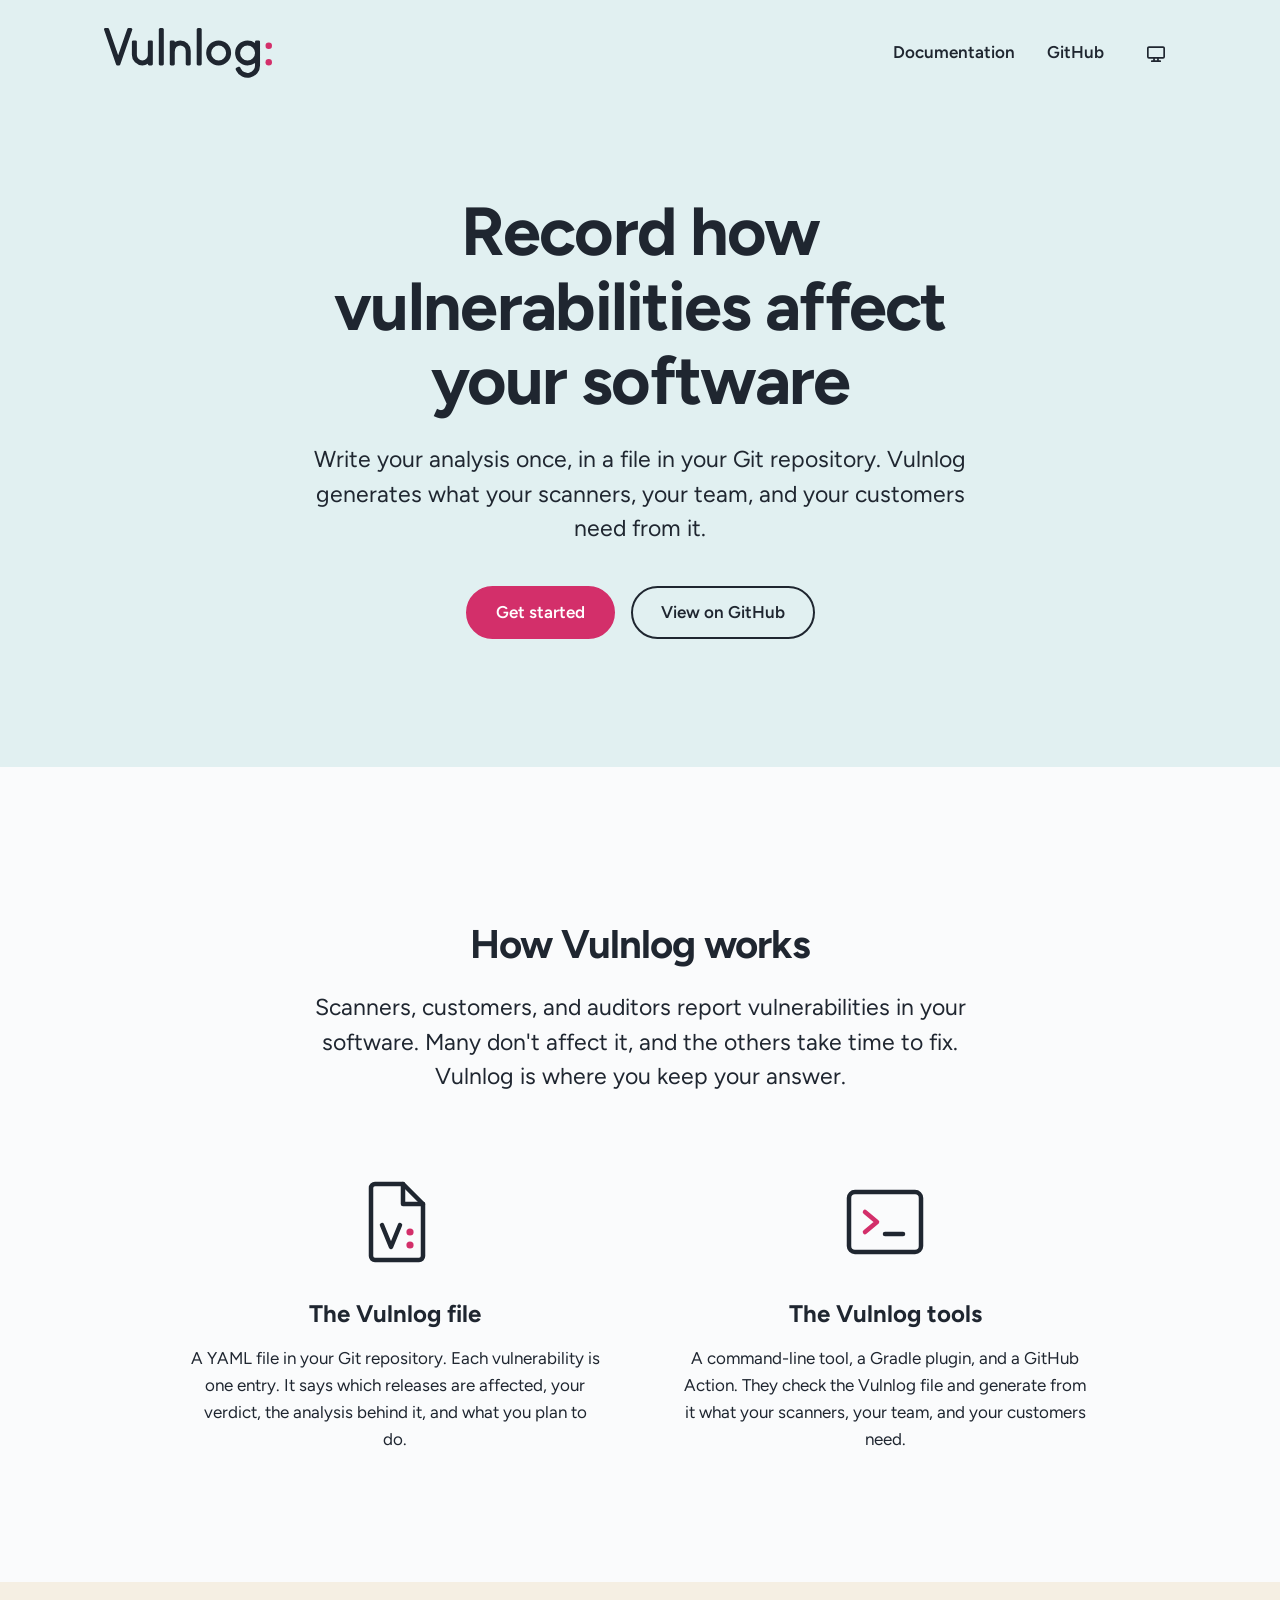
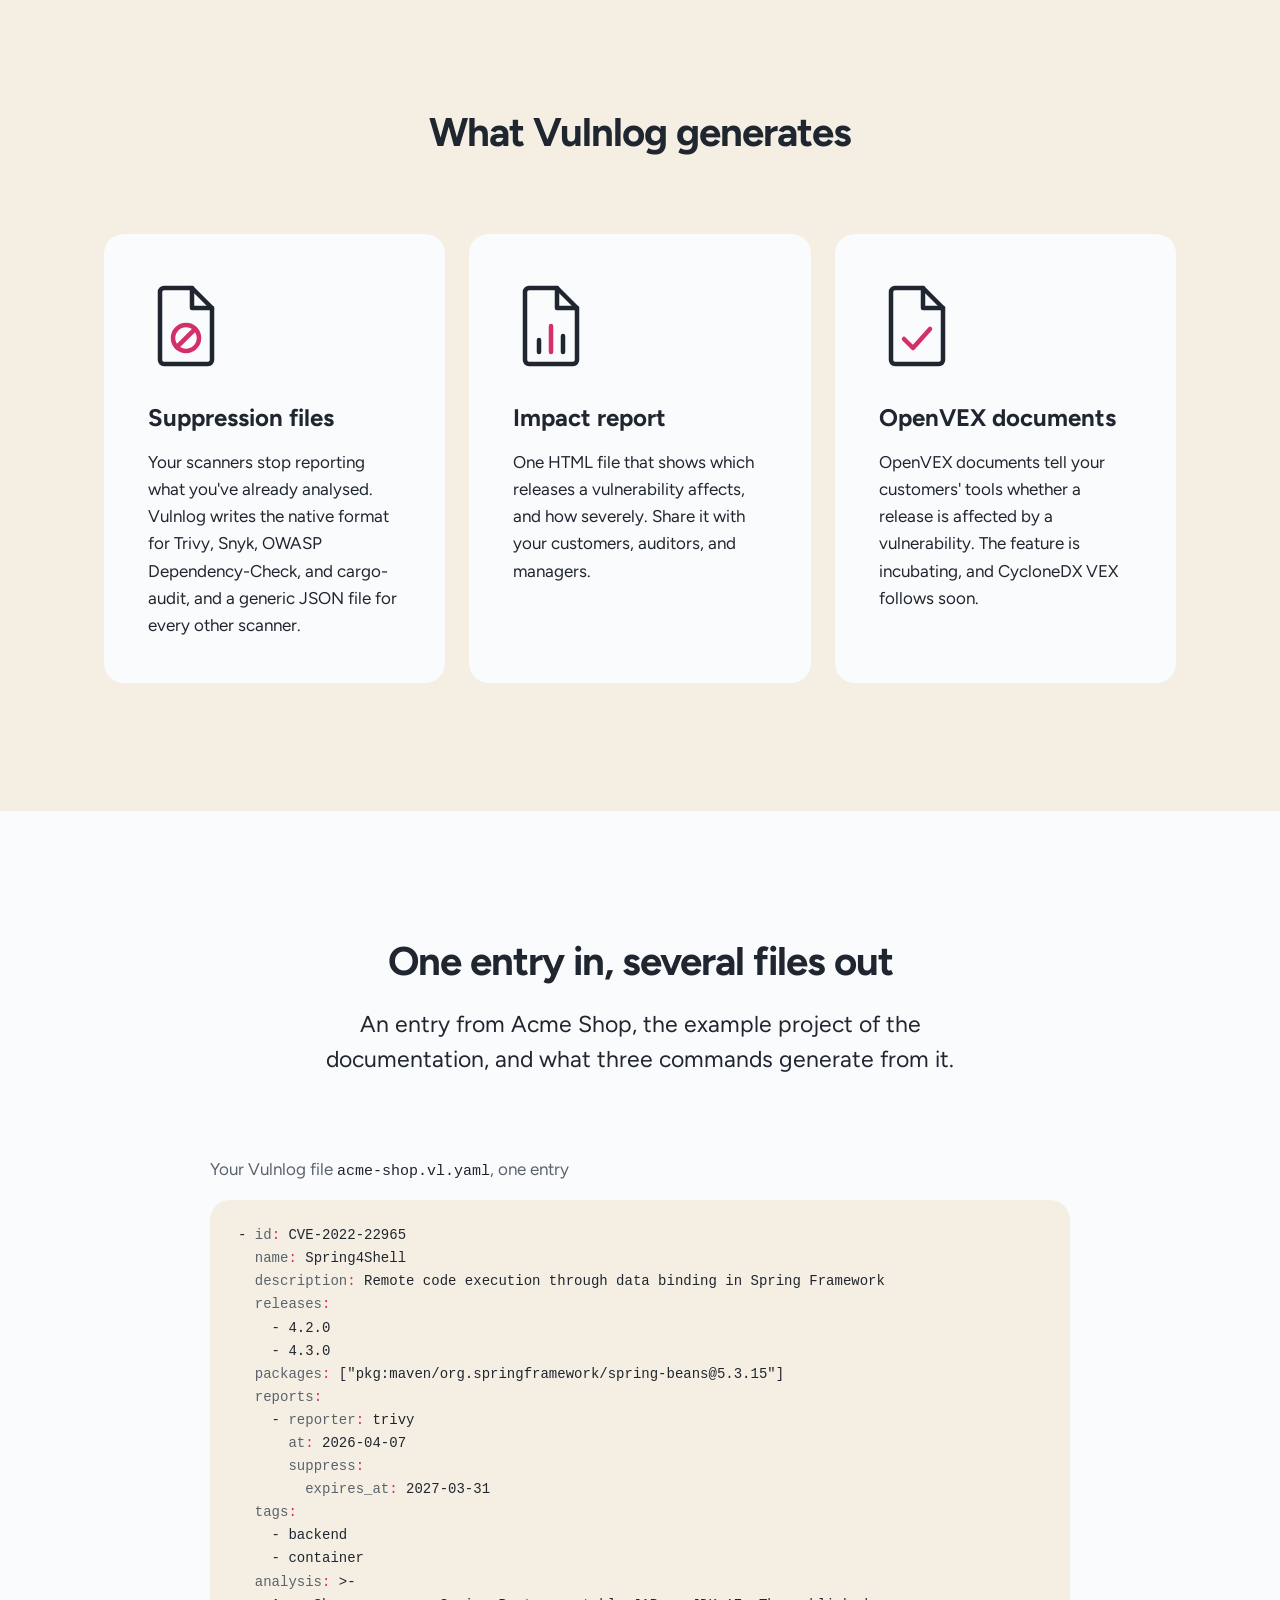
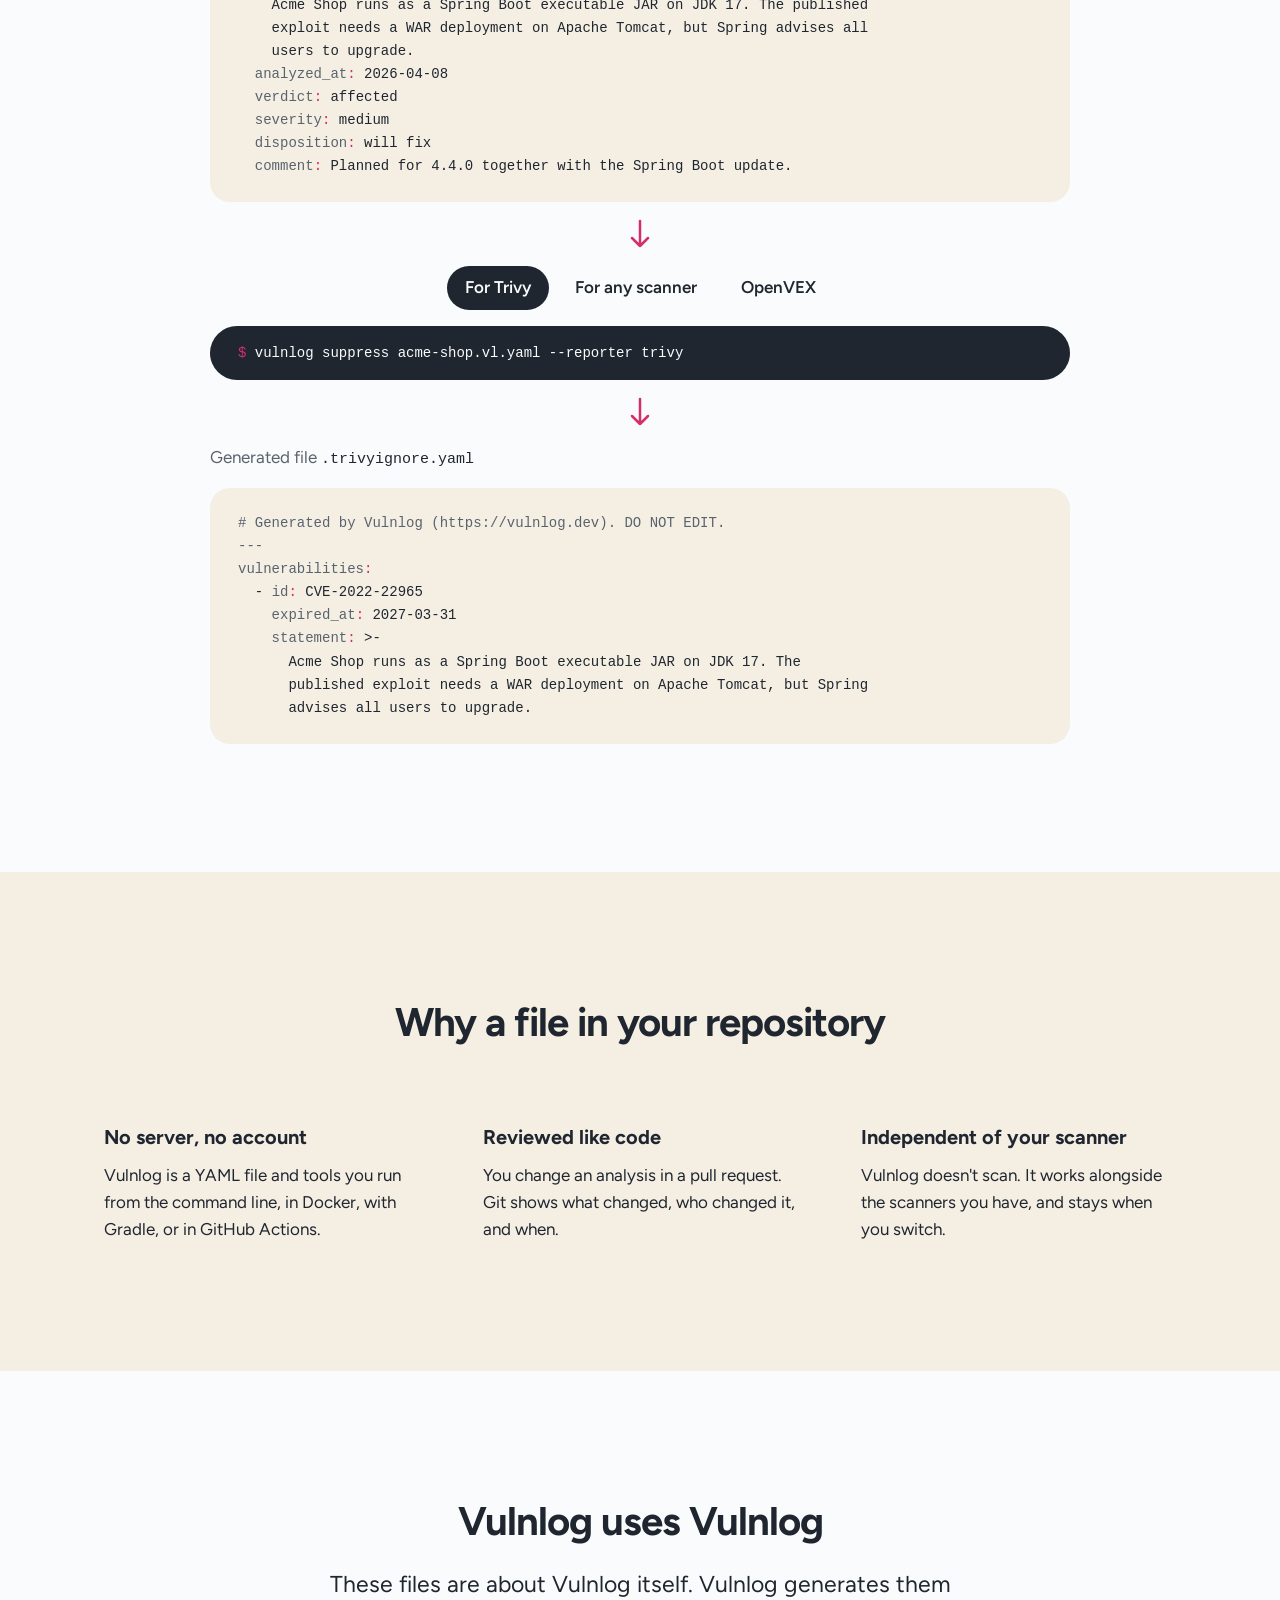
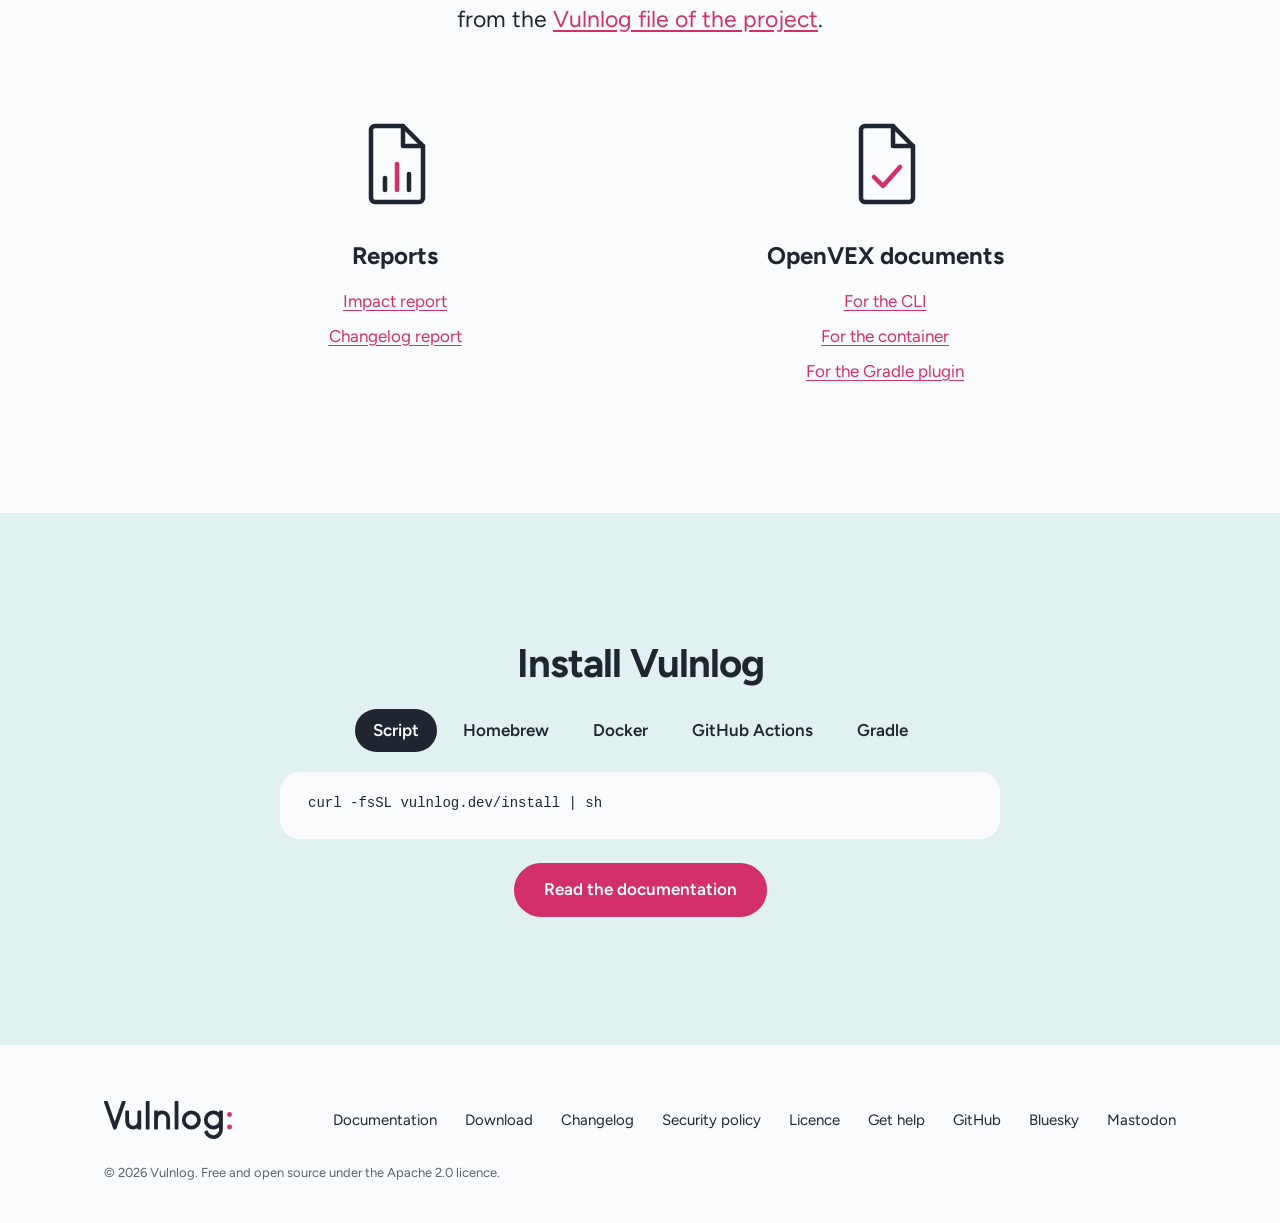
<file: website/index.html>
<!DOCTYPE html>
<html lang="en">
<head>
    <meta charset="utf-8">
    <meta content="width=device-width, initial-scale=1" name="viewport">
    <meta content="Vulnlog is a YAML format and a CLI for recording how vulnerabilities affect your software, and for generating suppression files, reports, and OpenVEX documents."
          name="description">
    <title>Vulnlog - Record how vulnerabilities affect your software</title>
    <link href="img/favicon.svg" rel="icon" type="image/svg+xml">
    <link href="favicon.ico" rel="icon" sizes="32x32">
    <link href="https://fonts.bunny.net" rel="preconnect">
    <link href="https://fonts.bunny.net/css?family=figtree:400,600,700|jetbrains-mono:400,500&display=swap"
          rel="stylesheet">
    <link href="css/style.css" rel="stylesheet">
    <link href="https://vulnlog.dev/" rel="canonical">

    <!-- Open Graph -->
    <meta content="website" property="og:type">
    <meta content="https://vulnlog.dev/" property="og:url">
    <meta content="Vulnlog - Record how vulnerabilities affect your software" property="og:title">
    <meta content="A YAML format and a CLI. Record your analysis once, in your Git repository, and generate suppression files, reports, and OpenVEX documents from it."
          property="og:description">
    <meta content="https://vulnlog.dev/img/vulnlog-social.png" property="og:image">
    <meta content="1200" property="og:image:width">
    <meta content="630" property="og:image:height">
    <meta content="The Vulnlog logo above the line: Record how vulnerabilities affect your software."
          property="og:image:alt">

    <!-- Twitter / X -->
    <meta content="summary_large_image" name="twitter:card">
    <meta content="Vulnlog - Record how vulnerabilities affect your software" name="twitter:title">
    <meta content="A YAML format and a CLI. Record your analysis once, in your Git repository, and generate suppression files, reports, and OpenVEX documents from it."
          name="twitter:description">
    <meta content="https://vulnlog.dev/img/vulnlog-social.png" name="twitter:image">

    <script>window.plausible = window.plausible || function () {
        (window.plausible.q = window.plausible.q || []).push(arguments)
    }</script>
    <script>
        // Before the first paint, so a stored theme doesn't flash the other one.
        // The key is the one the documentation uses, so the choice holds on both.
        try {
            const stored = localStorage.getItem('vulnlog-theme');
            if (stored === 'light' || stored === 'dark') document.documentElement.dataset.theme = stored;
        } catch (e) {
        }
    </script>
</head>
<body>

<a class="skip-link" href="#main">Skip to main content</a>

<div class="band-sea">
    <header class="header wrap">
        <a aria-label="Vulnlog home" class="logo" href="/"><svg aria-hidden="true" viewBox="-11.84 0 673.84 200.07" xmlns="http://www.w3.org/2000/svg"><g id="logo"><path fill="currentColor" fill-rule="evenodd" d="M614 150Q614 167.58 602.99 181.3Q591.99 195.01 574.82 198.81Q557.66 202.62 541.89 194.84Q526.12 187.07 518.68 171.13L516.78 167.05Q515.82 164.99 516.6 162.85Q517.38 160.71 519.44 159.74L527.6 155.94Q529.66 154.98 531.81 155.76Q533.95 156.54 534.91 158.6L536.81 162.68Q541.27 172.24 550.73 176.91Q560.19 181.57 570.49 179.29Q580.79 177.01 587.4 168.78Q594 160.55 594 150L594 140.07Q581.06 150 564 150Q543.29 150 528.64 135.36Q514 120.71 514 100Q514 79.29 528.64 64.64Q543.29 50 564 50Q581.06 50 594 59.93L594 55.5Q594 53.22 595.61 51.61Q597.22 50 599.5 50L608.5 50Q610.78 50 612.39 51.61Q614 53.22 614 55.5ZM498 100Q498 120.71 483.36 135.36Q468.71 150 448 150Q427.29 150 412.64 135.36Q398 120.71 398 100Q398 79.29 412.64 64.64Q427.29 50 448 50Q468.71 50 483.36 64.64Q498 79.29 498 100ZM36.6 146.3L-11.52 7.3Q-12.26 5.15 -11.27 3.1Q-10.27 1.05 -8.12 0.3Q-7.24 0 -6.32 0L3.2 0Q7.12 0 8.4 3.7L45 109.43L81.6 3.7Q82.88 0 86.8 0L96.32 0Q98.6 0 100.21 1.61Q101.82 3.22 101.82 5.5Q101.82 6.42 101.52 7.3L53.4 146.3Q52.12 150 48.2 150L41.8 150Q37.88 150 36.6 146.3ZM266.5 150L257.5 150Q255.22 150 253.61 148.39Q252 146.78 252 144.5L252 55.5Q252 53.22 253.61 51.61Q255.22 50 257.5 50L266.5 50Q268.78 50 270.39 51.61Q272 53.22 272 55.5L272 56.12Q281.73 50 294 50Q311.4 50 323.7 62.3Q336 74.6 336 92L336 144.5Q336 146.78 334.39 148.39Q332.78 150 330.5 150L321.5 150Q319.22 150 317.61 148.39Q316 146.78 316 144.5L316 92Q316 82.89 309.56 76.44Q303.11 70 294 70Q284.89 70 278.44 76.44Q272 82.89 272 96.5L272 144.5Q272 146.78 270.39 148.39Q268.78 150 266.5 150ZM120 108Q120 117.11 126.44 123.56Q132.89 130 142 130Q151.11 130 157.56 123.56Q164 117.11 164 108L164 55.5Q164 53.22 165.61 51.61Q167.22 50 169.5 50L178.5 50Q180.78 50 182.39 51.61Q184 53.22 184 55.5L184 144.5Q184 146.78 182.39 148.39Q180.78 150 178.5 150L169.5 150Q167.22 150 165.61 148.39Q164 146.78 164 144.5L164 143.88Q154.27 150 142 150Q124.6 150 112.3 137.7Q100 125.4 100 108L100 55.5Q100 53.22 101.61 51.61Q103.22 50 105.5 50L114.5 50Q116.78 50 118.39 51.61Q120 53.22 120 55.5ZM374.5 150L365.5 150Q363.22 150 361.61 148.39Q360 146.78 360 144.5L360 5.5Q360 3.22 361.61 1.61Q363.22 0 365.5 0L374.5 0Q376.78 0 378.39 1.61Q380 3.22 380 5.5L380 144.5Q380 146.78 378.39 148.39Q376.78 150 374.5 150ZM222.5 150L213.5 150Q211.22 150 209.61 148.39Q208 146.78 208 144.5L208 5.5Q208 3.22 209.61 1.61Q211.22 0 213.5 0L222.5 0Q224.78 0 226.39 1.61Q228 3.22 228 5.5L228 144.5Q228 146.78 226.39 148.39Q224.78 150 222.5 150ZM478 100Q478 87.57 469.21 78.79Q460.43 70 448 70Q435.57 70 426.79 78.79Q418 87.57 418 100Q418 112.43 426.79 121.21Q435.57 130 448 130Q460.43 130 469.21 121.21Q478 112.43 478 100ZM594 100Q594 87.57 585.21 78.79Q576.43 70 564 70Q551.57 70 542.79 78.79Q534 87.57 534 100Q534 112.43 542.79 121.21Q551.57 130 564 130Q576.43 130 585.21 121.21Q594 112.43 594 100Z"/><circle cx="649" cy="71.0" r="13" fill="#d32f6a"/><circle cx="649" cy="137.0" r="13" fill="#d32f6a"/></g></svg></a>
        <nav aria-label="Main">
            <a href="/docs/">Documentation</a>
            <a href="https://github.com/vulnlog/vulnlog" rel="noopener noreferrer" target="_blank">GitHub</a>
            <button class="theme-toggle" data-mode="system" type="button">
                <svg aria-hidden="true" class="icon-system" fill="currentColor" height="18" viewBox="0 0 16 16" width="18"><path d="M1.75 2h12.5c.966 0 1.75.784 1.75 1.75v7.5A1.75 1.75 0 0 1 14.25 13H10.5v1.5h1.25a.75.75 0 0 1 0 1.5h-7.5a.75.75 0 0 1 0-1.5H5.5V13H1.75A1.75 1.75 0 0 1 0 11.25v-7.5C0 2.784.784 2 1.75 2ZM7 13v1.5h2V13Zm7.25-9.5H1.75a.25.25 0 0 0-.25.25v7.5c0 .138.112.25.25.25h12.5a.25.25 0 0 0 .25-.25v-7.5a.25.25 0 0 0-.25-.25Z"/></svg>
                <svg aria-hidden="true" class="icon-light" fill="currentColor" height="18" viewBox="0 0 16 16" width="18"><path d="M8 12a4 4 0 1 1 0-8 4 4 0 0 1 0 8Zm0-1.5a2.5 2.5 0 1 0 0-5 2.5 2.5 0 0 0 0 5Zm5.657-8.157a.75.75 0 0 1 0 1.061l-1.061 1.06a.749.749 0 0 1-1.275-.326.749.749 0 0 1 .215-.734l1.06-1.06a.75.75 0 0 1 1.06 0Zm-9.193 9.193a.75.75 0 0 1 0 1.06l-1.06 1.061a.75.75 0 1 1-1.061-1.06l1.06-1.061a.75.75 0 0 1 1.061 0ZM8 0a.75.75 0 0 1 .75.75v1.5a.75.75 0 0 1-1.5 0V.75A.75.75 0 0 1 8 0ZM3 8a.75.75 0 0 1-.75.75H.75a.75.75 0 0 1 0-1.5h1.5A.75.75 0 0 1 3 8Zm13 0a.75.75 0 0 1-.75.75h-1.5a.75.75 0 0 1 0-1.5h1.5A.75.75 0 0 1 16 8Zm-8 5a.75.75 0 0 1 .75.75v1.5a.75.75 0 0 1-1.5 0v-1.5A.75.75 0 0 1 8 13Zm3.536-1.464a.75.75 0 0 1 1.06 0l1.061 1.06a.75.75 0 0 1-1.06 1.061l-1.061-1.06a.75.75 0 0 1 0-1.061ZM2.343 2.343a.75.75 0 0 1 1.061 0l1.06 1.061a.751.751 0 0 1-.018 1.042.751.751 0 0 1-1.042.018l-1.06-1.06a.75.75 0 0 1 0-1.06Z"/></svg>
                <svg aria-hidden="true" class="icon-dark" fill="currentColor" height="18" viewBox="0 0 16 16" width="18"><path d="M9.598 1.591a.749.749 0 0 1 .785-.175 7.001 7.001 0 1 1-8.967 8.967.75.75 0 0 1 .961-.96 5.5 5.5 0 0 0 7.046-7.046.75.75 0 0 1 .175-.786Zm1.616 1.945a7 7 0 0 1-7.678 7.678 5.499 5.499 0 1 0 7.678-7.678Z"/></svg>
            </button>
        </nav>
    </header>
</div>

<main id="main">

    <section class="band-sea hero">
        <div class="wrap center">
            <h1>Record how vulnerabilities affect your software</h1>
            <p class="lead">Write your analysis once, in a file in your Git repository. Vulnlog generates what your
                scanners, your team, and your customers need from it.</p>
            <div class="buttons">
                <a class="btn" href="/docs/">Get started</a>
                <a class="btn btn-quiet" href="https://github.com/vulnlog/vulnlog" rel="noopener noreferrer"
                   target="_blank">View on GitHub</a>
            </div>
        </div>
    </section>

    <svg aria-hidden="true" height="0" width="0">
        <symbol id="sheet" viewBox="0 0 48 48"><path d="M14 5h14l10 10v26a2 2 0 0 1-2 2H14a2 2 0 0 1-2-2V7a2 2 0 0 1 2-2z"/><path d="M28 5v10h10"/></symbol>
    </svg>

    <section class="band">
        <div class="wrap">
            <div class="center">
                <h2>How Vulnlog works</h2>
                <p class="lead">Scanners, customers, and auditors report vulnerabilities in your software. Many
                    don't affect it, and the others take time to fix. Vulnlog is where you keep your answer.</p>
            </div>
            <div class="explain">
                <div>
                    <svg aria-hidden="true" class="pictogram" viewBox="0 0 48 48"><use href="#sheet"/><path d="M17.5 25.5l4.5 11 4.5-11"/><circle class="accent-fill" cx="31.5" cy="29" r="1.8"/><circle class="accent-fill" cx="31.5" cy="35.5" r="1.8"/></svg>
                    <h3>The Vulnlog file</h3>
                    <p>A YAML file in your Git repository. Each vulnerability is one entry. It says which releases
                        are affected, your verdict, the analysis behind it, and what you plan to do.</p>
                </div>
                <div>
                    <svg aria-hidden="true" class="pictogram" viewBox="0 0 48 48"><rect x="6" y="9" width="36" height="30" rx="3"/><path class="accent" d="M14 19l6 5-6 5"/><path d="M24 30h9"/></svg>
                    <h3>The Vulnlog tools</h3>
                    <p>A command-line tool, a Gradle plugin, and a GitHub Action. They check the Vulnlog file and
                        generate from it what your scanners, your team, and your customers need.</p>
                </div>
            </div>
        </div>
    </section>

    <section class="band band-sand">
        <div class="wrap">
            <div class="center">
                <h2>What Vulnlog generates</h2>
            </div>
            <div class="features">
                <article class="feature">
                    <svg aria-hidden="true" class="pictogram" viewBox="0 0 48 48"><use href="#sheet"/><circle class="accent" cx="25" cy="30" r="6.5"/><path class="accent" d="M20.4 34.6l9.2-9.2"/></svg>
                    <h3>Suppression files</h3>
                    <p>Your scanners stop reporting what you've already analysed. Vulnlog writes the native format
                        for Trivy, Snyk, OWASP Dependency-Check, and cargo-audit, and a generic JSON file for every
                        other scanner.</p>
                </article>
                <article class="feature">
                    <svg aria-hidden="true" class="pictogram" viewBox="0 0 48 48"><use href="#sheet"/><path d="M19 37v-6M31 37v-8"/><path class="accent" d="M25 37V24"/></svg>
                    <h3>Impact report</h3>
                    <p>One HTML file that shows which releases a vulnerability affects, and how severely. Share it
                        with your customers, auditors, and managers.</p>
                </article>
                <article class="feature">
                    <svg aria-hidden="true" class="pictogram" viewBox="0 0 48 48"><use href="#sheet"/><path class="accent" d="M18.5 30.5l4.5 4.5 8.5-9.5"/></svg>
                    <h3>OpenVEX documents</h3>
                    <p>OpenVEX documents tell your customers' tools whether a release is affected by a
                        vulnerability. The feature is incubating, and CycloneDX VEX follows soon.</p>
                </article>
            </div>
        </div>
    </section>

    <section class="band">
        <div class="wrap">
            <div class="center">
                <h2>One entry in, several files out</h2>
                <p class="lead">An entry from Acme Shop, the example project of the documentation, and what three
                    commands generate from it.</p>
            </div>
            <div class="demo" data-tabs>
                <p class="demo-label">Your Vulnlog file <code>acme-shop.vl.yaml</code>, one entry</p>
                <div class="panel">
                    <pre><code class="lang-yaml">- id: CVE-2022-22965
  name: Spring4Shell
  description: Remote code execution through data binding in Spring Framework
  releases:
    - 4.2.0
    - 4.3.0
  packages: [&quot;pkg:maven/org.springframework/spring-beans@5.3.15&quot;]
  reports:
    - reporter: trivy
      at: 2026-04-07
      suppress:
        expires_at: 2027-03-31
  tags:
    - backend
    - container
  analysis: &gt;-
    Acme Shop runs as a Spring Boot executable JAR on JDK 17. The published
    exploit needs a WAR deployment on Apache Tomcat, but Spring advises all
    users to upgrade.
  analyzed_at: 2026-04-08
  verdict: affected
  severity: medium
  disposition: will fix
  comment: Planned for 4.4.0 together with the Spring Boot update.</code></pre>
                </div>
                <svg aria-hidden="true" class="demo-arrow" fill="none" height="32" stroke="currentColor"
                         stroke-linecap="round" stroke-linejoin="round" stroke-width="2.5" viewBox="0 0 24 32" width="24">
                        <path d="M12 3v25M4 20l8 8 8-8"/>
                    </svg>
                <div aria-label="What to generate" class="tabs" hidden role="tablist">
                    <button aria-controls="out-trivy" class="tab" role="tab" type="button">For Trivy</button>
                    <button aria-controls="out-generic" class="tab" role="tab" type="button">For any scanner</button>
                    <button aria-controls="out-vex" class="tab" role="tab" type="button">OpenVEX</button>
                </div>
                <div class="demo-step" id="out-trivy" role="tabpanel">
                    <div class="command"><code>vulnlog suppress acme-shop.vl.yaml --reporter trivy</code></div>
                    <svg aria-hidden="true" class="demo-arrow" fill="none" height="32" stroke="currentColor"
                         stroke-linecap="round" stroke-linejoin="round" stroke-width="2.5" viewBox="0 0 24 32" width="24">
                        <path d="M12 3v25M4 20l8 8 8-8"/>
                    </svg>
                    <p class="demo-label">Generated file <code>.trivyignore.yaml</code></p>
                    <div class="panel">
                        <pre><code class="lang-yaml"># Generated by Vulnlog (https://vulnlog.dev). DO NOT EDIT.
---
vulnerabilities:
  - id: CVE-2022-22965
    expired_at: 2027-03-31
    statement: &gt;-
      Acme Shop runs as a Spring Boot executable JAR on JDK 17. The
      published exploit needs a WAR deployment on Apache Tomcat, but Spring
      advises all users to upgrade.</code></pre>
                    </div>
                </div>
                <div class="demo-step" id="out-generic" role="tabpanel">
                    <div class="command"><code>vulnlog suppress acme-shop.vl.yaml --reporter trivy --format generic</code></div>
                    <svg aria-hidden="true" class="demo-arrow" fill="none" height="32" stroke="currentColor"
                         stroke-linecap="round" stroke-linejoin="round" stroke-width="2.5" viewBox="0 0 24 32" width="24">
                        <path d="M12 3v25M4 20l8 8 8-8"/>
                    </svg>
                    <p class="demo-label">Generated file <code>trivy.generic.json</code></p>
                    <div class="panel">
                        <pre><code>{
  &quot;vulnerabilities&quot; : [ {
    &quot;id&quot; : &quot;CVE-2022-22965&quot;,
    &quot;expires_at&quot; : &quot;2027-03-31&quot;,
    &quot;statement&quot; : &quot;Acme Shop runs as a Spring Boot executable JAR on JDK 17. The published exploit needs a WAR deployment on Apache Tomcat, but Spring advises all users to upgrade.&quot;
  } ]
}</code></pre>
                    </div>
                </div>
                <div class="demo-step" id="out-vex" role="tabpanel">
                    <div class="command"><code>vulnlog vex openvex acme-shop.vl.yaml</code></div>
                    <svg aria-hidden="true" class="demo-arrow" fill="none" height="32" stroke="currentColor"
                         stroke-linecap="round" stroke-linejoin="round" stroke-width="2.5" viewBox="0 0 24 32" width="24">
                        <path d="M12 3v25M4 20l8 8 8-8"/>
                    </svg>
                    <p class="demo-label">Generated file <code>vex.json</code>, one statement</p>
                    <div class="panel">
                        <pre><code>{
  &quot;vulnerability&quot;: {
    &quot;@id&quot;: &quot;https://nvd.nist.gov/vuln/detail/CVE-2022-22965&quot;,
    &quot;name&quot;: &quot;CVE-2022-22965&quot;,
    &quot;description&quot;: &quot;Remote code execution through data binding in Spring Framework&quot;
  },
  &quot;timestamp&quot;: &quot;2026-04-08T00:00:00Z&quot;,
  &quot;products&quot;: [
    {
      &quot;@id&quot;: &quot;pkg:maven/com.acme/acme-shop-server@4.2.0&quot;,
      &quot;identifiers&quot;: {
        &quot;purl&quot;: &quot;pkg:maven/com.acme/acme-shop-server@4.2.0&quot;
      },
      &quot;subcomponents&quot;: [
        {
          &quot;@id&quot;: &quot;pkg:maven/org.springframework/spring-beans@5.3.15&quot;,
          &quot;identifiers&quot;: {
            &quot;purl&quot;: &quot;pkg:maven/org.springframework/spring-beans@5.3.15&quot;
          }
        }
      ]
    },
    {
      &quot;@id&quot;: &quot;pkg:oci/acme-shop@sha256%3Acf9066b0fcef66d545007bd33b5d8d59e7434e37c2a23d19a3075fdb6f0b48b9&quot;,
      &quot;identifiers&quot;: {
        &quot;purl&quot;: &quot;pkg:oci/acme-shop@sha256%3Acf9066b0fcef66d545007bd33b5d8d59e7434e37c2a23d19a3075fdb6f0b48b9&quot;
      },
      &quot;subcomponents&quot;: [
        {
          &quot;@id&quot;: &quot;pkg:maven/org.springframework/spring-beans@5.3.15&quot;,
          &quot;identifiers&quot;: {
            &quot;purl&quot;: &quot;pkg:maven/org.springframework/spring-beans@5.3.15&quot;
          }
        }
      ]
    }
  ],
  &quot;status&quot;: &quot;affected&quot;,
  &quot;action_statement&quot;: &quot;A fix is planned but not yet available.&quot;,
  &quot;action_statement_timestamp&quot;: &quot;2026-04-08T00:00:00Z&quot;,
  &quot;status_notes&quot;: &quot;Acme Shop runs as a Spring Boot executable JAR on JDK 17. The published exploit needs a WAR deployment on Apache Tomcat, but Spring advises all users to upgrade.&quot;,
  &quot;supplier&quot;: &quot;Acme Corp&quot;
}</code></pre>
                    </div>
                </div>
            </div>
        </div>
    </section>

    <section class="band band-sand">
        <div class="wrap">
            <div class="center">
                <h2>Why a file in your repository</h2>
            </div>
            <div class="reasons">
                <div>
                    <h3>No server, no account</h3>
                    <p>Vulnlog is a YAML file and tools you run from the command line, in Docker, with Gradle, or in
                        GitHub Actions.</p>
                </div>
                <div>
                    <h3>Reviewed like code</h3>
                    <p>You change an analysis in a pull request. Git shows what changed, who changed it, and
                        when.</p>
                </div>
                <div>
                    <h3>Independent of your scanner</h3>
                    <p>Vulnlog doesn't scan. It works alongside the scanners you have, and stays when you switch.</p>
                </div>
            </div>
        </div>
    </section>

    <section class="band">
        <div class="wrap">
            <div class="center">
                <h2>Vulnlog uses Vulnlog</h2>
                <p class="lead">These files are about Vulnlog itself. Vulnlog generates them from the
                    <a href="https://raw.githubusercontent.com/vulnlog/vulnlog/refs/heads/main/vulnlog.yaml">Vulnlog
                        file of the project</a>.</p>
            </div>
            <div class="own-files">
                <div>
                    <svg aria-hidden="true" class="pictogram" viewBox="0 0 48 48"><use href="#sheet"/><path d="M19 37v-6M31 37v-8"/><path class="accent" d="M25 37V24"/></svg>
                    <h3>Reports</h3>
                    <ul>
                        <li><a href="/security-report.html">Impact report</a></li>
                        <li><a href="/security-changelog.txt">Changelog report</a></li>
                    </ul>
                </div>
                <div>
                    <svg aria-hidden="true" class="pictogram" viewBox="0 0 48 48"><use href="#sheet"/><path class="accent" d="M18.5 30.5l4.5 4.5 8.5-9.5"/></svg>
                    <h3>OpenVEX documents</h3>
                    <ul>
                        <li><a href="/vex/vulnlog-cli.openvex.json">For the CLI</a></li>
                        <li><a href="/vex/vulnlog-container.openvex.json">For the container</a></li>
                        <li><a href="/vex/vulnlog-gradle-plugin.openvex.json">For the Gradle plugin</a></li>
                    </ul>
                </div>
            </div>
        </div>
    </section>

    <section class="band band-sea">
        <div class="wrap center">
            <h2>Install Vulnlog</h2>
            <div class="install" data-tabs>
                <div aria-label="Installation method" class="tabs" hidden role="tablist">
                    <button aria-controls="install-script" class="tab" role="tab" type="button">Script</button>
                    <button aria-controls="install-brew" class="tab" role="tab" type="button">Homebrew</button>
                    <button aria-controls="install-docker" class="tab" role="tab" type="button">Docker</button>
                    <button aria-controls="install-action" class="tab" role="tab" type="button">GitHub Actions</button>
                    <button aria-controls="install-gradle" class="tab" role="tab" type="button">Gradle</button>
                </div>
                <div class="panel" id="install-script" role="tabpanel">
                    <div class="panel-title">Install script, on Linux and macOS</div>
                    <pre><code>curl -fsSL vulnlog.dev/install | sh</code></pre>
                </div>
                <div class="panel" id="install-brew" role="tabpanel">
                    <div class="panel-title">Homebrew, on macOS</div>
                    <pre><code>brew install vulnlog/vulnlog/vulnlog</code></pre>
                </div>
                <div class="panel" id="install-docker" role="tabpanel">
                    <div class="panel-title">Docker</div>
                    <pre><code>docker pull ghcr.io/vulnlog/vulnlog:VULNLOG_VERSION</code></pre>
                </div>
                <div class="panel" id="install-action" role="tabpanel">
                    <div class="panel-title">GitHub Actions</div>
                    <pre><code class="lang-yaml">- name: Set up Vulnlog CLI
  uses: vulnlog/setup-vulnlog@v1
  with:
    version: VULNLOG_VERSION</code></pre>
                </div>
                <div class="panel" id="install-gradle" role="tabpanel">
                    <div class="panel-title">Gradle plugin, in build.gradle.kts</div>
                    <pre><code>plugins {
    id("dev.vulnlog.plugin") version "VULNLOG_VERSION"
}</code></pre>
                </div>
            </div>
            <div class="buttons">
                <a class="btn" href="/docs/">Read the documentation</a>
            </div>
        </div>
    </section>

</main>

<footer class="footer wrap">
    <a aria-label="Vulnlog home" class="logo" href="/">
        <svg aria-hidden="true" viewBox="-11.84 0 673.84 200.07"><use href="#logo"/></svg>
    </a>
    <ul>
        <li><a href="/docs/">Documentation</a></li>
        <li><a href="https://github.com/vulnlog/vulnlog/releases">Download</a></li>
        <li><a href="https://github.com/vulnlog/vulnlog/blob/main/CHANGELOG.md">Changelog</a></li>
        <li><a href="https://github.com/vulnlog/vulnlog/blob/main/SECURITY.md">Security policy</a></li>
        <li><a href="https://github.com/vulnlog/vulnlog/blob/main/LICENSE">Licence</a></li>
        <li><a href="https://github.com/vulnlog/vulnlog/blob/main/SUPPORT.md">Get help</a></li>
        <li><a href="https://github.com/vulnlog/vulnlog">GitHub</a></li>
        <li><a href="https://bsky.app/profile/vulnlog.bsky.social">Bluesky</a></li>
        <li><a href="https://infosec.exchange/@vulnlog">Mastodon</a></li>
    </ul>
    <p class="footer-note">&copy; <span id="year"></span> Vulnlog. Free and open source under the Apache 2.0
        licence.</p>
</footer>

<script>
    document.getElementById('year').textContent = new Date().getFullYear();

    // Theme switch: system, light, dark. "System" removes the stored choice, so the CSS follows the
    // system setting again. The button shows the current mode, as in the documentation.
    const THEMES = ['system', 'light', 'dark'];
    const root = document.documentElement;
    const themeBtn = document.querySelector('.theme-toggle');

    function applyTheme(mode) {
        if (mode === 'system') delete root.dataset.theme;
        else root.dataset.theme = mode;
        const next = THEMES[(THEMES.indexOf(mode) + 1) % THEMES.length];
        themeBtn.dataset.mode = mode;
        themeBtn.title = `Theme: ${mode}. Switch to ${next}.`;
        themeBtn.setAttribute('aria-label', themeBtn.title);
    }

    applyTheme(root.dataset.theme || 'system');
    themeBtn.addEventListener('click', () => {
        const mode = THEMES[(THEMES.indexOf(themeBtn.dataset.mode) + 1) % THEMES.length];
        try {
            if (mode === 'system') localStorage.removeItem('vulnlog-theme');
            else localStorage.setItem('vulnlog-theme', mode);
        } catch (e) {
        }
        applyTheme(mode);
    });

    // YAML highlighting: keys step back, and their colon takes the brand colour.
    const esc = s => s.replace(/&/g, '&amp;').replace(/</g, '&lt;').replace(/>/g, '&gt;');

    function highlightYaml(line) {
        if (/^\s*#/.test(line) || line === '---') return `<span class="c-comment">${esc(line)}</span>`;
        const m = line.match(/^(\s*(?:- )?)([\w$-]+):(\s.*|)$/);
        if (!m) return esc(line);
        return `${esc(m[1])}<span class="c-key">${esc(m[2])}</span><span class="c-colon">:</span>${esc(m[3])}`;
    }

    document.querySelectorAll('code.lang-yaml').forEach(code => {
        code.innerHTML = code.textContent.split('\n').map(highlightYaml).join('\n');
    });

    // Tabs. Without JavaScript the tab list stays hidden and every panel is visible.
    document.querySelectorAll('[data-tabs]').forEach(group => {
        const tabs = [...group.querySelectorAll('[role="tab"]')];
        const panelOf = tab => document.getElementById(tab.getAttribute('aria-controls'));
        const select = tab => tabs.forEach(t => {
            t.setAttribute('aria-selected', t === tab);
            t.tabIndex = t === tab ? 0 : -1;
            panelOf(t).hidden = t !== tab;
        });

        tabs.forEach((tab, i) => {
            tab.id = `tab-${tab.getAttribute('aria-controls')}`;
            panelOf(tab).setAttribute('aria-labelledby', tab.id);
            tab.addEventListener('click', () => select(tab));
            tab.addEventListener('keydown', e => {
                const step = {ArrowRight: 1, ArrowLeft: -1}[e.key];
                if (!step) return;
                const next = tabs[(i + step + tabs.length) % tabs.length];
                select(next);
                next.focus();
            });
        });
        group.querySelector('[role="tablist"]').hidden = false;
        group.classList.add('tabs-ready');
        select(tabs[0]);
    });
</script>

</body>
</html>
</file>
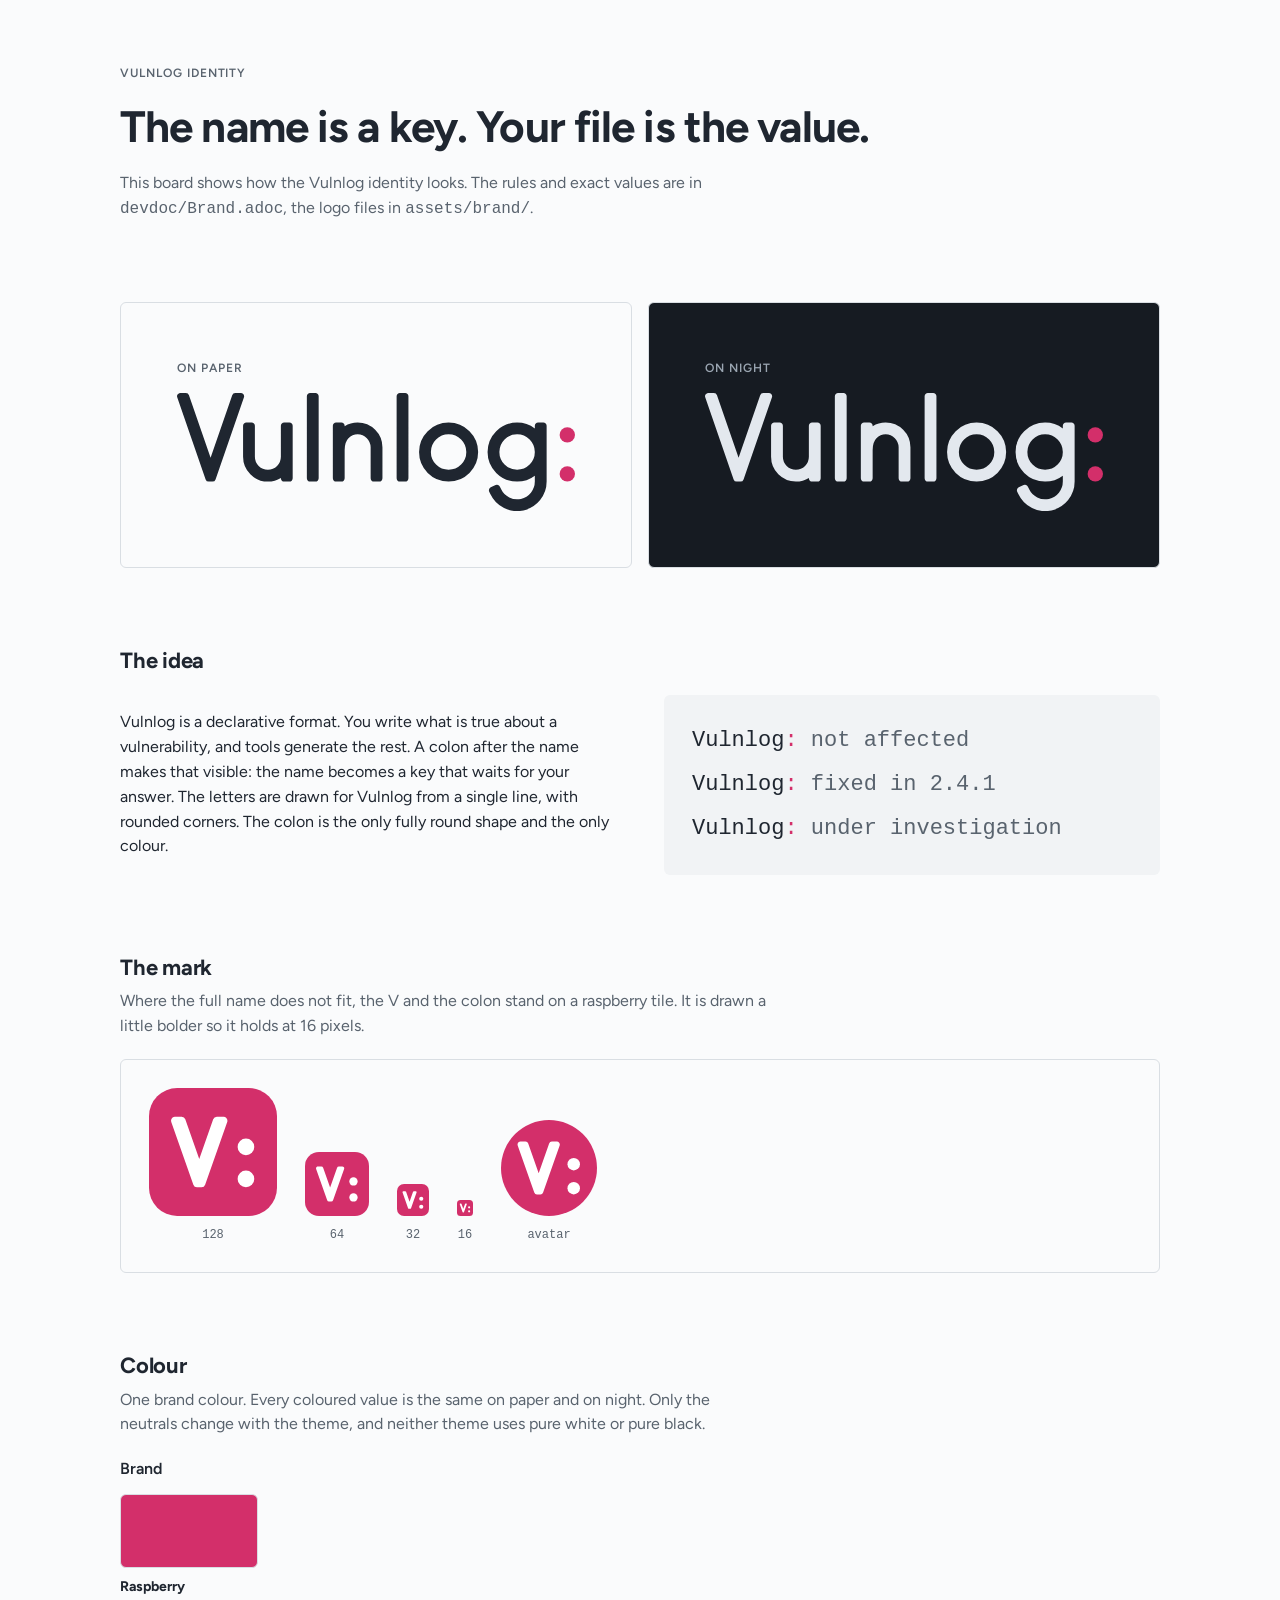
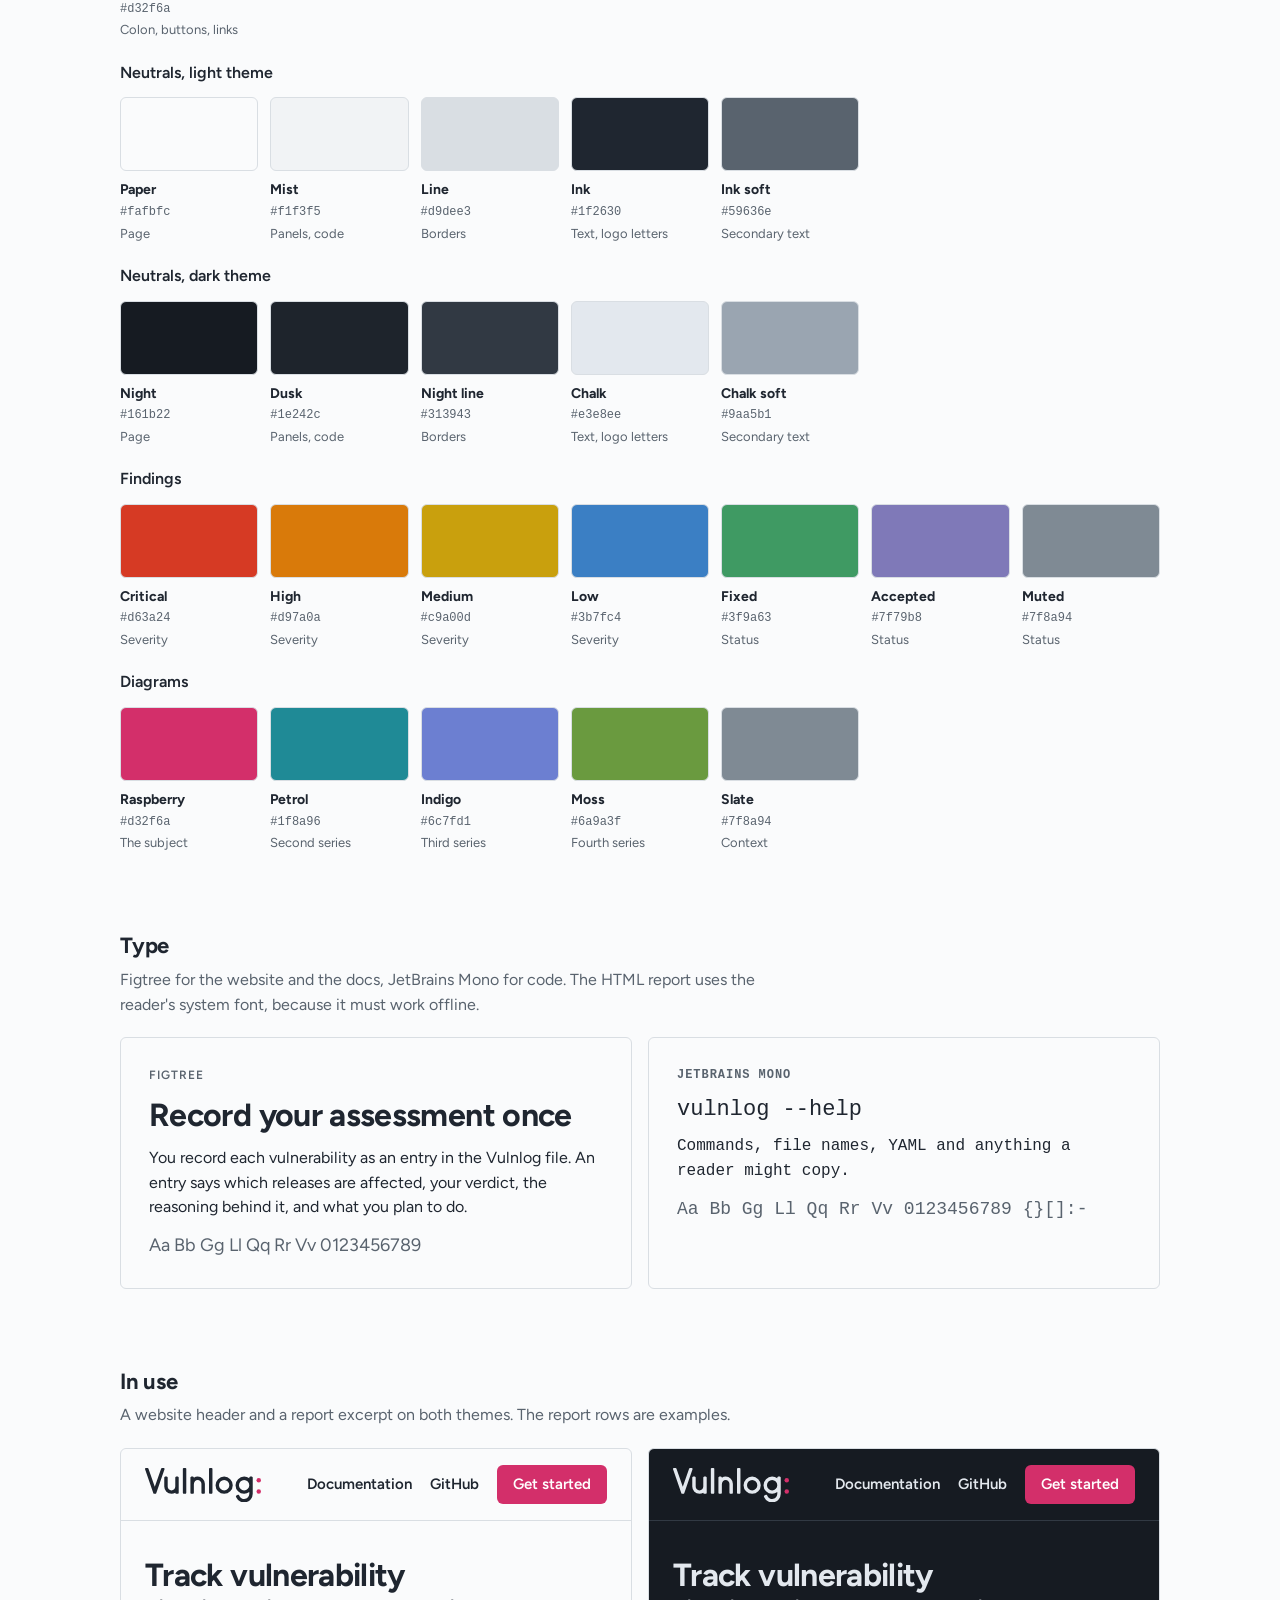
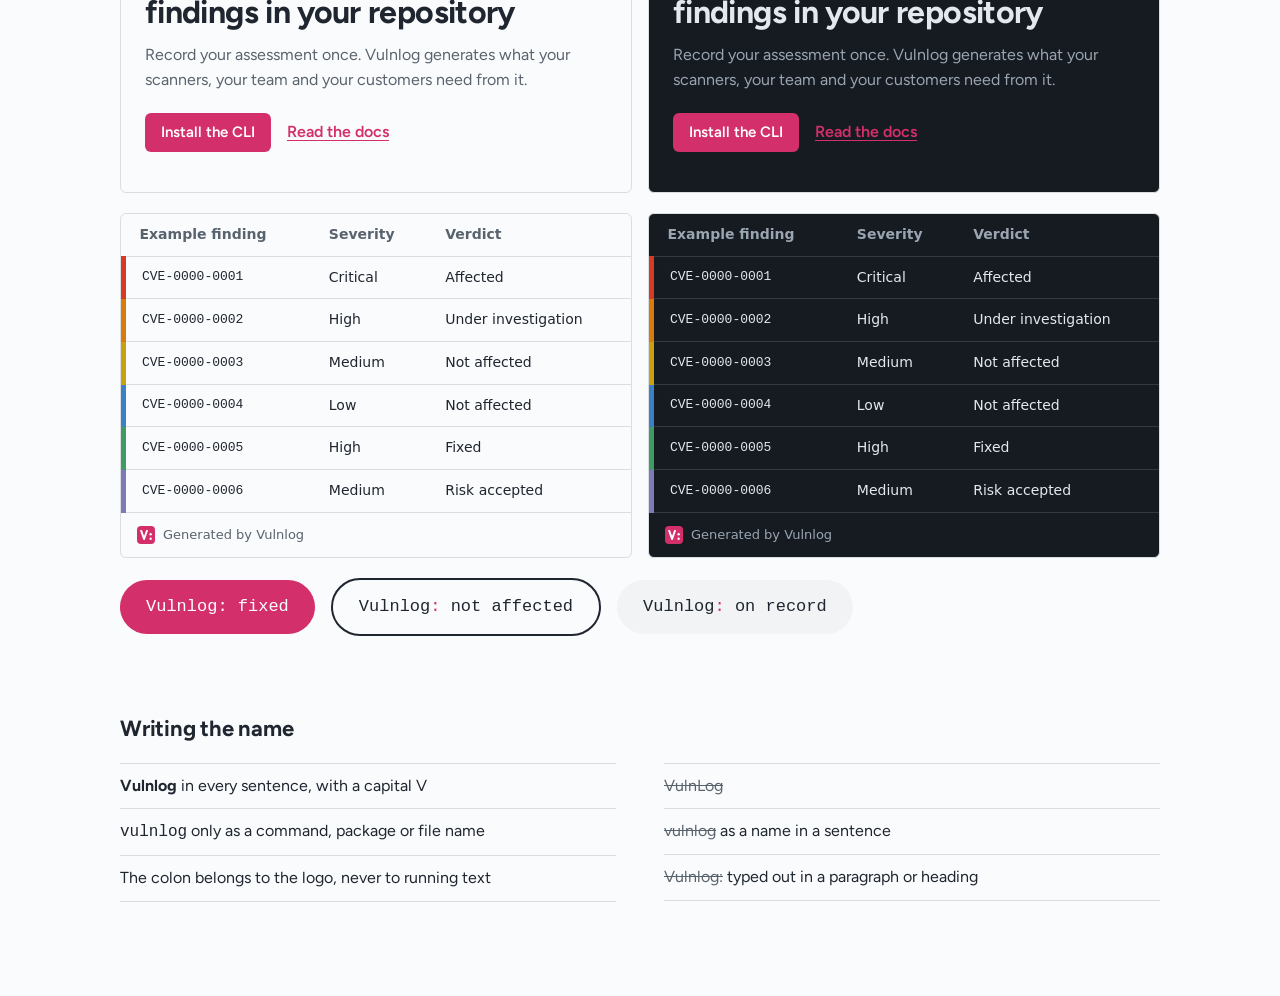
<file: assets/brand/brand-board.html>
<!doctype html>
<html lang="en">
<head>
<meta charset="utf-8">
<meta name="viewport" content="width=device-width, initial-scale=1">
<title>Vulnlog Brand Board</title>
<link rel="stylesheet" href="https://fonts.bunny.net/css?family=figtree:400,600,700|jetbrains-mono:400,500&display=swap">
<style>
/* Layout: one left-aligned column on paper. Paired white and dark panels show every element on both themes at once. */
:root {
  --paper: #fafbfc;
  --mist: #f1f3f5;
  --line: #d9dee3;
  --ink: #1f2630;
  --ink-soft: #59636e;
  --raspberry: #d32f6a;
  --on-raspberry: #ffffff;
  --petrol: #1f8a96;
  --sans: "Figtree", system-ui, -apple-system, "Segoe UI", Roboto, sans-serif;
  --mono: "JetBrains Mono", ui-monospace, Menlo, Consolas, monospace;
}
@media (prefers-color-scheme: dark) {
  :root:not([data-theme="light"]) { --paper: #161b22; --mist: #1e242c; --line: #313943; --ink: #e3e8ee; --ink-soft: #9aa5b1; color-scheme: dark; }
}
:root[data-theme="dark"] { --paper: #161b22; --mist: #1e242c; --line: #313943; --ink: #e3e8ee; --ink-soft: #9aa5b1; color-scheme: dark; }
body { background: var(--paper); color: var(--ink); font-family: var(--sans); font-size: 16px; line-height: 1.55; }
.page { max-width: 1040px; margin: 0 auto; padding-block: 64px 96px; padding-left: max(16px, env(safe-area-inset-left, 0px)); padding-right: max(16px, env(safe-area-inset-right, 0px)); display: flex; flex-direction: column; gap: 80px; }
h1 { font-size: clamp(1.9rem, 4.5vw, 2.75rem); line-height: 1.1; font-weight: 700; letter-spacing: -0.02em; margin: 0; text-wrap: balance; }
h2 { font-size: 1.375rem; line-height: 1.2; font-weight: 700; letter-spacing: -0.01em; margin: 0; text-wrap: balance; }
h3 { font-size: 1rem; font-weight: 600; margin: 0; }
p { margin: 0; max-width: 65ch; }
.soft { color: var(--ink-soft); }
.label { font-size: 0.75rem; font-weight: 600; letter-spacing: 0.08em; text-transform: uppercase; color: var(--ink-soft); }
section, header.intro { display: flex; flex-direction: column; gap: 20px; }
.head { display: flex; flex-direction: column; gap: 8px; }
svg { display: block; max-width: 100%; height: auto; }
.grid2 { display: grid; grid-template-columns: repeat(2, minmax(0, 1fr)); gap: 16px; }
@media (max-width: 760px) { .grid2 { grid-template-columns: minmax(0, 1fr); } }

/* Fixed colours on purpose: these panels show the light and the dark theme side by side, whatever theme the page is in. */
.panel { border-radius: 6px; border: 1px solid var(--line); min-width: 0; display: flex; flex-direction: column; }
.on-paper { background: #fafbfc; color: #1f2630; --p-soft: #59636e; --p-line: #d9dee3; --p-mist: #f1f3f5; }
.on-night { background: #161b22; color: #e3e8ee; --p-soft: #9aa5b1; --p-line: #313943; --p-mist: #1e242c; }
.panel .label, .panel .p-soft { color: var(--p-soft); }
.stage { padding: clamp(28px, 6vw, 56px); display: flex; flex-direction: column; gap: 16px; }
.stage .logo { width: 100%; max-width: 360px; }
.hero .logo { max-width: 520px; }

.idea { display: grid; grid-template-columns: minmax(0, 1fr) minmax(0, 1fr); gap: 16px 48px; align-items: center; }
@media (max-width: 760px) { .idea { grid-template-columns: minmax(0, 1fr); } }
.keys { font-family: var(--mono); font-size: clamp(1rem, 2.6vw, 1.375rem); line-height: 2; background: var(--mist); border-radius: 6px; padding: 24px 28px; overflow-x: auto; white-space: nowrap; }
.keys b { color: var(--raspberry); font-weight: 500; }
.keys span { color: var(--ink-soft); }

.marks { display: flex; align-items: flex-end; gap: 28px; flex-wrap: wrap; padding: 28px; border: 1px solid var(--line); border-radius: 6px; }
.marks figure { margin: 0; display: flex; flex-direction: column; align-items: center; gap: 10px; font-size: 0.75rem; color: var(--ink-soft); font-family: var(--mono); }

.swatches { display: grid; grid-template-columns: repeat(auto-fill, minmax(132px, 1fr)); gap: 12px; }
.sw { display: flex; flex-direction: column; gap: 2px; font-size: 0.875rem; min-width: 0; }
.sw i { display: block; height: 72px; border-radius: 6px; background: var(--c); border: 1px solid var(--line); margin-bottom: 6px; }
.sw code { font-family: var(--mono); font-size: 0.75rem; color: var(--ink-soft); }
.sw span { font-size: 0.8125rem; color: var(--ink-soft); }
.group { display: flex; flex-direction: column; gap: 12px; }

.spec { border: 1px solid var(--line); border-radius: 6px; padding: 28px; display: flex; flex-direction: column; gap: 12px; min-width: 0; }
.spec .big { font-size: 2rem; font-weight: 700; line-height: 1.15; letter-spacing: -0.02em; text-wrap: balance; }
.spec .glyphs { font-size: 1.125rem; color: var(--ink-soft); overflow-wrap: anywhere; }
.spec.mono { font-family: var(--mono); }
.spec.mono .big { font-size: 1.375rem; font-weight: 500; letter-spacing: 0; }

.nav { display: flex; align-items: center; justify-content: space-between; gap: 16px; padding: 16px 24px; border-bottom: 1px solid var(--p-line); flex-wrap: wrap; }
.nav .logo { width: 116px; }
.nav nav { display: flex; align-items: center; gap: 18px; font-size: 0.9375rem; font-weight: 600; flex-wrap: wrap; }
.btn { background: var(--raspberry); color: var(--on-raspberry); padding: 8px 16px; border-radius: 6px; font-weight: 600; font-size: 0.9375rem; }
.hero-copy { padding: 36px 24px 40px; display: flex; flex-direction: column; gap: 12px; }
.hero-copy .big { font-size: clamp(1.5rem, 3.4vw, 2rem); font-weight: 700; line-height: 1.15; letter-spacing: -0.02em; text-wrap: balance; }
.hero-copy .cta { display: flex; gap: 16px; align-items: center; flex-wrap: wrap; margin-top: 8px; }
.link { color: var(--raspberry); font-weight: 600; text-decoration: underline; text-underline-offset: 3px; }
.report { font-family: system-ui, -apple-system, "Segoe UI", Roboto, sans-serif; font-size: 0.875rem; }
.report .scroll { overflow-x: auto; }
.report table { border-collapse: collapse; width: 100%; min-width: 360px; }
.report th { text-align: left; font-weight: 600; color: var(--p-soft); padding: 10px 16px; border-bottom: 1px solid var(--p-line); }
.report td { padding: 10px 16px; border-bottom: 1px solid var(--p-line); white-space: nowrap; }
.report td:first-child { border-left: 5px solid var(--stripe); font-family: var(--mono); font-size: 0.8125rem; }
.report .foot { display: flex; align-items: center; gap: 8px; padding: 12px 16px; color: var(--p-soft); font-size: 0.8125rem; }
.stickers { display: flex; gap: 16px; flex-wrap: wrap; align-items: center; }
.sticker { border-radius: 999px; padding: 14px 26px; font-family: var(--mono); font-weight: 500; font-size: 1.0625rem; white-space: nowrap; }
.sticker.a { background: var(--raspberry); color: var(--on-raspberry); }
.sticker.b { border: 2px solid var(--ink); }
.sticker.b b, .sticker.c b { color: var(--raspberry); font-weight: 500; }
.sticker.c { background: var(--mist); }

.rules { display: grid; grid-template-columns: repeat(2, minmax(0, 1fr)); gap: 16px 48px; }
@media (max-width: 760px) { .rules { grid-template-columns: minmax(0, 1fr); } }
.rules ul { margin: 0; padding: 0; list-style: none; display: flex; flex-direction: column; }
.rules li { padding: 10px 0; border-top: 1px solid var(--line); }
.rules li:last-child { border-bottom: 1px solid var(--line); }
.rules s { color: var(--ink-soft); }
body { margin: 0; }
</style>
</head>
<body>

<div class="page">

  <header class="intro">
    <span class="label">Vulnlog identity</span>
    <h1>The name is a key. Your file is the value.</h1>
    <p class="soft">This board shows how the Vulnlog identity looks. The rules and exact values are in <code>devdoc/Brand.adoc</code>, the logo files in <code>assets/brand/</code>.</p>
  </header>

  <section class="hero">
    <div class="grid2">
      <div class="panel on-paper"><div class="stage"><span class="label">On paper</span><svg class="logo" viewBox="-11.84 0 673.84 200.07" role="img" aria-label="Vulnlog"><path fill="#1f2630" fill-rule="evenodd" d="M614 150Q614 167.58 602.99 181.3Q591.99 195.01 574.82 198.81Q557.66 202.62 541.89 194.84Q526.12 187.07 518.68 171.13L516.78 167.05Q515.82 164.99 516.6 162.85Q517.38 160.71 519.44 159.74L527.6 155.94Q529.66 154.98 531.81 155.76Q533.95 156.54 534.91 158.6L536.81 162.68Q541.27 172.24 550.73 176.91Q560.19 181.57 570.49 179.29Q580.79 177.01 587.4 168.78Q594 160.55 594 150L594 140.07Q581.06 150 564 150Q543.29 150 528.64 135.36Q514 120.71 514 100Q514 79.29 528.64 64.64Q543.29 50 564 50Q581.06 50 594 59.93L594 55.5Q594 53.22 595.61 51.61Q597.22 50 599.5 50L608.5 50Q610.78 50 612.39 51.61Q614 53.22 614 55.5ZM498 100Q498 120.71 483.36 135.36Q468.71 150 448 150Q427.29 150 412.64 135.36Q398 120.71 398 100Q398 79.29 412.64 64.64Q427.29 50 448 50Q468.71 50 483.36 64.64Q498 79.29 498 100ZM36.6 146.3L-11.52 7.3Q-12.26 5.15 -11.27 3.1Q-10.27 1.05 -8.12 0.3Q-7.24 0 -6.32 0L3.2 0Q7.12 0 8.4 3.7L45 109.43L81.6 3.7Q82.88 0 86.8 0L96.32 0Q98.6 0 100.21 1.61Q101.82 3.22 101.82 5.5Q101.82 6.42 101.52 7.3L53.4 146.3Q52.12 150 48.2 150L41.8 150Q37.88 150 36.6 146.3ZM266.5 150L257.5 150Q255.22 150 253.61 148.39Q252 146.78 252 144.5L252 55.5Q252 53.22 253.61 51.61Q255.22 50 257.5 50L266.5 50Q268.78 50 270.39 51.61Q272 53.22 272 55.5L272 56.12Q281.73 50 294 50Q311.4 50 323.7 62.3Q336 74.6 336 92L336 144.5Q336 146.78 334.39 148.39Q332.78 150 330.5 150L321.5 150Q319.22 150 317.61 148.39Q316 146.78 316 144.5L316 92Q316 82.89 309.56 76.44Q303.11 70 294 70Q284.89 70 278.44 76.44Q272 82.89 272 96.5L272 144.5Q272 146.78 270.39 148.39Q268.78 150 266.5 150ZM120 108Q120 117.11 126.44 123.56Q132.89 130 142 130Q151.11 130 157.56 123.56Q164 117.11 164 108L164 55.5Q164 53.22 165.61 51.61Q167.22 50 169.5 50L178.5 50Q180.78 50 182.39 51.61Q184 53.22 184 55.5L184 144.5Q184 146.78 182.39 148.39Q180.78 150 178.5 150L169.5 150Q167.22 150 165.61 148.39Q164 146.78 164 144.5L164 143.88Q154.27 150 142 150Q124.6 150 112.3 137.7Q100 125.4 100 108L100 55.5Q100 53.22 101.61 51.61Q103.22 50 105.5 50L114.5 50Q116.78 50 118.39 51.61Q120 53.22 120 55.5ZM374.5 150L365.5 150Q363.22 150 361.61 148.39Q360 146.78 360 144.5L360 5.5Q360 3.22 361.61 1.61Q363.22 0 365.5 0L374.5 0Q376.78 0 378.39 1.61Q380 3.22 380 5.5L380 144.5Q380 146.78 378.39 148.39Q376.78 150 374.5 150ZM222.5 150L213.5 150Q211.22 150 209.61 148.39Q208 146.78 208 144.5L208 5.5Q208 3.22 209.61 1.61Q211.22 0 213.5 0L222.5 0Q224.78 0 226.39 1.61Q228 3.22 228 5.5L228 144.5Q228 146.78 226.39 148.39Q224.78 150 222.5 150ZM478 100Q478 87.57 469.21 78.79Q460.43 70 448 70Q435.57 70 426.79 78.79Q418 87.57 418 100Q418 112.43 426.79 121.21Q435.57 130 448 130Q460.43 130 469.21 121.21Q478 112.43 478 100ZM594 100Q594 87.57 585.21 78.79Q576.43 70 564 70Q551.57 70 542.79 78.79Q534 87.57 534 100Q534 112.43 542.79 121.21Q551.57 130 564 130Q576.43 130 585.21 121.21Q594 112.43 594 100Z"/><circle cx="649" cy="71.0" r="13" fill="#d32f6a"/><circle cx="649" cy="137.0" r="13" fill="#d32f6a"/></svg></div></div>
      <div class="panel on-night"><div class="stage"><span class="label">On night</span><svg class="logo" viewBox="-11.84 0 673.84 200.07" role="img" aria-label="Vulnlog"><path fill="#e3e8ee" fill-rule="evenodd" d="M614 150Q614 167.58 602.99 181.3Q591.99 195.01 574.82 198.81Q557.66 202.62 541.89 194.84Q526.12 187.07 518.68 171.13L516.78 167.05Q515.82 164.99 516.6 162.85Q517.38 160.71 519.44 159.74L527.6 155.94Q529.66 154.98 531.81 155.76Q533.95 156.54 534.91 158.6L536.81 162.68Q541.27 172.24 550.73 176.91Q560.19 181.57 570.49 179.29Q580.79 177.01 587.4 168.78Q594 160.55 594 150L594 140.07Q581.06 150 564 150Q543.29 150 528.64 135.36Q514 120.71 514 100Q514 79.29 528.64 64.64Q543.29 50 564 50Q581.06 50 594 59.93L594 55.5Q594 53.22 595.61 51.61Q597.22 50 599.5 50L608.5 50Q610.78 50 612.39 51.61Q614 53.22 614 55.5ZM498 100Q498 120.71 483.36 135.36Q468.71 150 448 150Q427.29 150 412.64 135.36Q398 120.71 398 100Q398 79.29 412.64 64.64Q427.29 50 448 50Q468.71 50 483.36 64.64Q498 79.29 498 100ZM36.6 146.3L-11.52 7.3Q-12.26 5.15 -11.27 3.1Q-10.27 1.05 -8.12 0.3Q-7.24 0 -6.32 0L3.2 0Q7.12 0 8.4 3.7L45 109.43L81.6 3.7Q82.88 0 86.8 0L96.32 0Q98.6 0 100.21 1.61Q101.82 3.22 101.82 5.5Q101.82 6.42 101.52 7.3L53.4 146.3Q52.12 150 48.2 150L41.8 150Q37.88 150 36.6 146.3ZM266.5 150L257.5 150Q255.22 150 253.61 148.39Q252 146.78 252 144.5L252 55.5Q252 53.22 253.61 51.61Q255.22 50 257.5 50L266.5 50Q268.78 50 270.39 51.61Q272 53.22 272 55.5L272 56.12Q281.73 50 294 50Q311.4 50 323.7 62.3Q336 74.6 336 92L336 144.5Q336 146.78 334.39 148.39Q332.78 150 330.5 150L321.5 150Q319.22 150 317.61 148.39Q316 146.78 316 144.5L316 92Q316 82.89 309.56 76.44Q303.11 70 294 70Q284.89 70 278.44 76.44Q272 82.89 272 96.5L272 144.5Q272 146.78 270.39 148.39Q268.78 150 266.5 150ZM120 108Q120 117.11 126.44 123.56Q132.89 130 142 130Q151.11 130 157.56 123.56Q164 117.11 164 108L164 55.5Q164 53.22 165.61 51.61Q167.22 50 169.5 50L178.5 50Q180.78 50 182.39 51.61Q184 53.22 184 55.5L184 144.5Q184 146.78 182.39 148.39Q180.78 150 178.5 150L169.5 150Q167.22 150 165.61 148.39Q164 146.78 164 144.5L164 143.88Q154.27 150 142 150Q124.6 150 112.3 137.7Q100 125.4 100 108L100 55.5Q100 53.22 101.61 51.61Q103.22 50 105.5 50L114.5 50Q116.78 50 118.39 51.61Q120 53.22 120 55.5ZM374.5 150L365.5 150Q363.22 150 361.61 148.39Q360 146.78 360 144.5L360 5.5Q360 3.22 361.61 1.61Q363.22 0 365.5 0L374.5 0Q376.78 0 378.39 1.61Q380 3.22 380 5.5L380 144.5Q380 146.78 378.39 148.39Q376.78 150 374.5 150ZM222.5 150L213.5 150Q211.22 150 209.61 148.39Q208 146.78 208 144.5L208 5.5Q208 3.22 209.61 1.61Q211.22 0 213.5 0L222.5 0Q224.78 0 226.39 1.61Q228 3.22 228 5.5L228 144.5Q228 146.78 226.39 148.39Q224.78 150 222.5 150ZM478 100Q478 87.57 469.21 78.79Q460.43 70 448 70Q435.57 70 426.79 78.79Q418 87.57 418 100Q418 112.43 426.79 121.21Q435.57 130 448 130Q460.43 130 469.21 121.21Q478 112.43 478 100ZM594 100Q594 87.57 585.21 78.79Q576.43 70 564 70Q551.57 70 542.79 78.79Q534 87.57 534 100Q534 112.43 542.79 121.21Q551.57 130 564 130Q576.43 130 585.21 121.21Q594 112.43 594 100Z"/><circle cx="649" cy="71.0" r="13" fill="#d32f6a"/><circle cx="649" cy="137.0" r="13" fill="#d32f6a"/></svg></div></div>
    </div>
  </section>

  <section>
    <div class="head">
      <h2>The idea</h2>
    </div>
    <div class="idea">
      <p>Vulnlog is a declarative format. You write what is true about a vulnerability, and tools generate the rest. A colon after the name makes that visible: the name becomes a key that waits for your answer. The letters are drawn for Vulnlog from a single line, with rounded corners. The colon is the only fully round shape and the only colour.</p>
      <div class="keys" aria-label="The logo read as a key with different values">Vulnlog<b>:</b> <span>not affected</span><br>Vulnlog<b>:</b> <span>fixed in 2.4.1</span><br>Vulnlog<b>:</b> <span>under investigation</span></div>
    </div>
  </section>

  <section>
    <div class="head">
      <h2>The mark</h2>
      <p class="soft">Where the full name does not fit, the V and the colon stand on a raspberry tile. It is drawn a little bolder so it holds at 16 pixels.</p>
    </div>
    <div class="marks">
      <figure><svg width="128" height="128" viewBox="0 0 200 200" role="img" aria-label="Vulnlog mark"><rect width="200" height="200" rx="44" fill="#d32f6a"/><g fill="#ffffff"><path fill-rule="evenodd" d="M69.3 150.99L34.78 52.99Q33.95 50.65 35.03 48.41Q36.1 46.17 38.44 45.34Q39.41 45 40.44 45L51.04 45Q55.29 45 56.7 49.01L78.5 110.89L100.3 49.01Q101.71 45 105.96 45L116.56 45Q119.05 45 120.81 46.76Q122.56 48.51 122.56 51Q122.56 52.03 122.22 52.99L87.7 150.99Q86.29 155 82.04 155L74.96 155Q70.71 155 69.3 150.99Z"/><circle cx="151.5" cy="92" r="13"/><circle cx="151.5" cy="142" r="13"/></g></svg>128</figure>
      <figure><svg width="64" height="64" viewBox="0 0 200 200" role="img" aria-label="Vulnlog mark"><rect width="200" height="200" rx="44" fill="#d32f6a"/><g fill="#ffffff"><path fill-rule="evenodd" d="M69.3 150.99L34.78 52.99Q33.95 50.65 35.03 48.41Q36.1 46.17 38.44 45.34Q39.41 45 40.44 45L51.04 45Q55.29 45 56.7 49.01L78.5 110.89L100.3 49.01Q101.71 45 105.96 45L116.56 45Q119.05 45 120.81 46.76Q122.56 48.51 122.56 51Q122.56 52.03 122.22 52.99L87.7 150.99Q86.29 155 82.04 155L74.96 155Q70.71 155 69.3 150.99Z"/><circle cx="151.5" cy="92" r="13"/><circle cx="151.5" cy="142" r="13"/></g></svg>64</figure>
      <figure><svg width="32" height="32" viewBox="0 0 200 200" role="img" aria-label="Vulnlog mark"><rect width="200" height="200" rx="44" fill="#d32f6a"/><g fill="#ffffff"><path fill-rule="evenodd" d="M69.3 150.99L34.78 52.99Q33.95 50.65 35.03 48.41Q36.1 46.17 38.44 45.34Q39.41 45 40.44 45L51.04 45Q55.29 45 56.7 49.01L78.5 110.89L100.3 49.01Q101.71 45 105.96 45L116.56 45Q119.05 45 120.81 46.76Q122.56 48.51 122.56 51Q122.56 52.03 122.22 52.99L87.7 150.99Q86.29 155 82.04 155L74.96 155Q70.71 155 69.3 150.99Z"/><circle cx="151.5" cy="92" r="13"/><circle cx="151.5" cy="142" r="13"/></g></svg>32</figure>
      <figure><svg width="16" height="16" viewBox="0 0 200 200" role="img" aria-label="Vulnlog mark"><rect width="200" height="200" rx="44" fill="#d32f6a"/><g fill="#ffffff"><path fill-rule="evenodd" d="M69.3 150.99L34.78 52.99Q33.95 50.65 35.03 48.41Q36.1 46.17 38.44 45.34Q39.41 45 40.44 45L51.04 45Q55.29 45 56.7 49.01L78.5 110.89L100.3 49.01Q101.71 45 105.96 45L116.56 45Q119.05 45 120.81 46.76Q122.56 48.51 122.56 51Q122.56 52.03 122.22 52.99L87.7 150.99Q86.29 155 82.04 155L74.96 155Q70.71 155 69.3 150.99Z"/><circle cx="151.5" cy="92" r="13"/><circle cx="151.5" cy="142" r="13"/></g></svg>16</figure>
      <figure><svg width="96" height="96" viewBox="0 0 200 200" role="img" aria-label="Vulnlog mark"><circle cx="100" cy="100" r="100" fill="#d32f6a"/><g fill="#ffffff"><path fill-rule="evenodd" d="M69.3 150.99L34.78 52.99Q33.95 50.65 35.03 48.41Q36.1 46.17 38.44 45.34Q39.41 45 40.44 45L51.04 45Q55.29 45 56.7 49.01L78.5 110.89L100.3 49.01Q101.71 45 105.96 45L116.56 45Q119.05 45 120.81 46.76Q122.56 48.51 122.56 51Q122.56 52.03 122.22 52.99L87.7 150.99Q86.29 155 82.04 155L74.96 155Q70.71 155 69.3 150.99Z"/><circle cx="151.5" cy="92" r="13"/><circle cx="151.5" cy="142" r="13"/></g></svg>avatar</figure>
    </div>
  </section>

  <section>
    <div class="head">
      <h2>Colour</h2>
      <p class="soft">One brand colour. Every coloured value is the same on paper and on night. Only the neutrals change with the theme, and neither theme uses pure white or pure black.</p>
    </div>
    <div class="group"><h3>Brand</h3><div class="swatches"><div class="sw" style="--c:#d32f6a"><i></i><strong>Raspberry</strong><code>#d32f6a</code><span>Colon, buttons, links</span></div></div></div>
    <div class="group"><h3>Neutrals, light theme</h3><div class="swatches"><div class="sw" style="--c:#fafbfc"><i></i><strong>Paper</strong><code>#fafbfc</code><span>Page</span></div><div class="sw" style="--c:#f1f3f5"><i></i><strong>Mist</strong><code>#f1f3f5</code><span>Panels, code</span></div><div class="sw" style="--c:#d9dee3"><i></i><strong>Line</strong><code>#d9dee3</code><span>Borders</span></div><div class="sw" style="--c:#1f2630"><i></i><strong>Ink</strong><code>#1f2630</code><span>Text, logo letters</span></div><div class="sw" style="--c:#59636e"><i></i><strong>Ink soft</strong><code>#59636e</code><span>Secondary text</span></div></div></div>
    <div class="group"><h3>Neutrals, dark theme</h3><div class="swatches"><div class="sw" style="--c:#161b22"><i></i><strong>Night</strong><code>#161b22</code><span>Page</span></div><div class="sw" style="--c:#1e242c"><i></i><strong>Dusk</strong><code>#1e242c</code><span>Panels, code</span></div><div class="sw" style="--c:#313943"><i></i><strong>Night line</strong><code>#313943</code><span>Borders</span></div><div class="sw" style="--c:#e3e8ee"><i></i><strong>Chalk</strong><code>#e3e8ee</code><span>Text, logo letters</span></div><div class="sw" style="--c:#9aa5b1"><i></i><strong>Chalk soft</strong><code>#9aa5b1</code><span>Secondary text</span></div></div></div>
    <div class="group"><h3>Findings</h3><div class="swatches"><div class="sw" style="--c:#d63a24"><i></i><strong>Critical</strong><code>#d63a24</code><span>Severity</span></div><div class="sw" style="--c:#d97a0a"><i></i><strong>High</strong><code>#d97a0a</code><span>Severity</span></div><div class="sw" style="--c:#c9a00d"><i></i><strong>Medium</strong><code>#c9a00d</code><span>Severity</span></div><div class="sw" style="--c:#3b7fc4"><i></i><strong>Low</strong><code>#3b7fc4</code><span>Severity</span></div><div class="sw" style="--c:#3f9a63"><i></i><strong>Fixed</strong><code>#3f9a63</code><span>Status</span></div><div class="sw" style="--c:#7f79b8"><i></i><strong>Accepted</strong><code>#7f79b8</code><span>Status</span></div><div class="sw" style="--c:#7f8a94"><i></i><strong>Muted</strong><code>#7f8a94</code><span>Status</span></div></div></div>
    <div class="group"><h3>Diagrams</h3><div class="swatches"><div class="sw" style="--c:#d32f6a"><i></i><strong>Raspberry</strong><code>#d32f6a</code><span>The subject</span></div><div class="sw" style="--c:#1f8a96"><i></i><strong>Petrol</strong><code>#1f8a96</code><span>Second series</span></div><div class="sw" style="--c:#6c7fd1"><i></i><strong>Indigo</strong><code>#6c7fd1</code><span>Third series</span></div><div class="sw" style="--c:#6a9a3f"><i></i><strong>Moss</strong><code>#6a9a3f</code><span>Fourth series</span></div><div class="sw" style="--c:#7f8a94"><i></i><strong>Slate</strong><code>#7f8a94</code><span>Context</span></div></div></div>
  </section>

  <section>
    <div class="head">
      <h2>Type</h2>
      <p class="soft">Figtree for the website and the docs, JetBrains Mono for code. The HTML report uses the reader's system font, because it must work offline.</p>
    </div>
    <div class="grid2">
      <div class="spec">
        <span class="label">Figtree</span>
        <div class="big">Record your assessment once</div>
        <p>You record each vulnerability as an entry in the Vulnlog file. An entry says which releases are affected, your verdict, the reasoning behind it, and what you plan to do.</p>
        <div class="glyphs">Aa Bb Gg Ll Qq Rr Vv 0123456789</div>
      </div>
      <div class="spec mono">
        <span class="label">JetBrains Mono</span>
        <div class="big">vulnlog --help</div>
        <p>Commands, file names, YAML and anything a reader might copy.</p>
        <div class="glyphs">Aa Bb Gg Ll Qq Rr Vv 0123456789 {}[]:-</div>
      </div>
    </div>
  </section>

  <section>
    <div class="head">
      <h2>In use</h2>
      <p class="soft">A website header and a report excerpt on both themes. The report rows are examples.</p>
    </div>
    <div class="grid2">
      <div class="panel on-paper">
        <div class="nav"><svg class="logo" viewBox="-11.84 0 673.84 200.07" role="img" aria-label="Vulnlog"><path fill="currentColor" fill-rule="evenodd" d="M614 150Q614 167.58 602.99 181.3Q591.99 195.01 574.82 198.81Q557.66 202.62 541.89 194.84Q526.12 187.07 518.68 171.13L516.78 167.05Q515.82 164.99 516.6 162.85Q517.38 160.71 519.44 159.74L527.6 155.94Q529.66 154.98 531.81 155.76Q533.95 156.54 534.91 158.6L536.81 162.68Q541.27 172.24 550.73 176.91Q560.19 181.57 570.49 179.29Q580.79 177.01 587.4 168.78Q594 160.55 594 150L594 140.07Q581.06 150 564 150Q543.29 150 528.64 135.36Q514 120.71 514 100Q514 79.29 528.64 64.64Q543.29 50 564 50Q581.06 50 594 59.93L594 55.5Q594 53.22 595.61 51.61Q597.22 50 599.5 50L608.5 50Q610.78 50 612.39 51.61Q614 53.22 614 55.5ZM498 100Q498 120.71 483.36 135.36Q468.71 150 448 150Q427.29 150 412.64 135.36Q398 120.71 398 100Q398 79.29 412.64 64.64Q427.29 50 448 50Q468.71 50 483.36 64.64Q498 79.29 498 100ZM36.6 146.3L-11.52 7.3Q-12.26 5.15 -11.27 3.1Q-10.27 1.05 -8.12 0.3Q-7.24 0 -6.32 0L3.2 0Q7.12 0 8.4 3.7L45 109.43L81.6 3.7Q82.88 0 86.8 0L96.32 0Q98.6 0 100.21 1.61Q101.82 3.22 101.82 5.5Q101.82 6.42 101.52 7.3L53.4 146.3Q52.12 150 48.2 150L41.8 150Q37.88 150 36.6 146.3ZM266.5 150L257.5 150Q255.22 150 253.61 148.39Q252 146.78 252 144.5L252 55.5Q252 53.22 253.61 51.61Q255.22 50 257.5 50L266.5 50Q268.78 50 270.39 51.61Q272 53.22 272 55.5L272 56.12Q281.73 50 294 50Q311.4 50 323.7 62.3Q336 74.6 336 92L336 144.5Q336 146.78 334.39 148.39Q332.78 150 330.5 150L321.5 150Q319.22 150 317.61 148.39Q316 146.78 316 144.5L316 92Q316 82.89 309.56 76.44Q303.11 70 294 70Q284.89 70 278.44 76.44Q272 82.89 272 96.5L272 144.5Q272 146.78 270.39 148.39Q268.78 150 266.5 150ZM120 108Q120 117.11 126.44 123.56Q132.89 130 142 130Q151.11 130 157.56 123.56Q164 117.11 164 108L164 55.5Q164 53.22 165.61 51.61Q167.22 50 169.5 50L178.5 50Q180.78 50 182.39 51.61Q184 53.22 184 55.5L184 144.5Q184 146.78 182.39 148.39Q180.78 150 178.5 150L169.5 150Q167.22 150 165.61 148.39Q164 146.78 164 144.5L164 143.88Q154.27 150 142 150Q124.6 150 112.3 137.7Q100 125.4 100 108L100 55.5Q100 53.22 101.61 51.61Q103.22 50 105.5 50L114.5 50Q116.78 50 118.39 51.61Q120 53.22 120 55.5ZM374.5 150L365.5 150Q363.22 150 361.61 148.39Q360 146.78 360 144.5L360 5.5Q360 3.22 361.61 1.61Q363.22 0 365.5 0L374.5 0Q376.78 0 378.39 1.61Q380 3.22 380 5.5L380 144.5Q380 146.78 378.39 148.39Q376.78 150 374.5 150ZM222.5 150L213.5 150Q211.22 150 209.61 148.39Q208 146.78 208 144.5L208 5.5Q208 3.22 209.61 1.61Q211.22 0 213.5 0L222.5 0Q224.78 0 226.39 1.61Q228 3.22 228 5.5L228 144.5Q228 146.78 226.39 148.39Q224.78 150 222.5 150ZM478 100Q478 87.57 469.21 78.79Q460.43 70 448 70Q435.57 70 426.79 78.79Q418 87.57 418 100Q418 112.43 426.79 121.21Q435.57 130 448 130Q460.43 130 469.21 121.21Q478 112.43 478 100ZM594 100Q594 87.57 585.21 78.79Q576.43 70 564 70Q551.57 70 542.79 78.79Q534 87.57 534 100Q534 112.43 542.79 121.21Q551.57 130 564 130Q576.43 130 585.21 121.21Q594 112.43 594 100Z"/><circle cx="649" cy="71.0" r="13" fill="#d32f6a"/><circle cx="649" cy="137.0" r="13" fill="#d32f6a"/></svg><nav><span>Documentation</span><span>GitHub</span><span class="btn">Get started</span></nav></div>
        <div class="hero-copy"><div class="big">Track vulnerability findings in your repository</div><p class="p-soft">Record your assessment once. Vulnlog generates what your scanners, your team and your customers need from it.</p><div class="cta"><span class="btn">Install the CLI</span><span class="link">Read the docs</span></div></div>
      </div>
      <div class="panel on-night">
        <div class="nav"><svg class="logo" viewBox="-11.84 0 673.84 200.07" role="img" aria-label="Vulnlog"><path fill="currentColor" fill-rule="evenodd" d="M614 150Q614 167.58 602.99 181.3Q591.99 195.01 574.82 198.81Q557.66 202.62 541.89 194.84Q526.12 187.07 518.68 171.13L516.78 167.05Q515.82 164.99 516.6 162.85Q517.38 160.71 519.44 159.74L527.6 155.94Q529.66 154.98 531.81 155.76Q533.95 156.54 534.91 158.6L536.81 162.68Q541.27 172.24 550.73 176.91Q560.19 181.57 570.49 179.29Q580.79 177.01 587.4 168.78Q594 160.55 594 150L594 140.07Q581.06 150 564 150Q543.29 150 528.64 135.36Q514 120.71 514 100Q514 79.29 528.64 64.64Q543.29 50 564 50Q581.06 50 594 59.93L594 55.5Q594 53.22 595.61 51.61Q597.22 50 599.5 50L608.5 50Q610.78 50 612.39 51.61Q614 53.22 614 55.5ZM498 100Q498 120.71 483.36 135.36Q468.71 150 448 150Q427.29 150 412.64 135.36Q398 120.71 398 100Q398 79.29 412.64 64.64Q427.29 50 448 50Q468.71 50 483.36 64.64Q498 79.29 498 100ZM36.6 146.3L-11.52 7.3Q-12.26 5.15 -11.27 3.1Q-10.27 1.05 -8.12 0.3Q-7.24 0 -6.32 0L3.2 0Q7.12 0 8.4 3.7L45 109.43L81.6 3.7Q82.88 0 86.8 0L96.32 0Q98.6 0 100.21 1.61Q101.82 3.22 101.82 5.5Q101.82 6.42 101.52 7.3L53.4 146.3Q52.12 150 48.2 150L41.8 150Q37.88 150 36.6 146.3ZM266.5 150L257.5 150Q255.22 150 253.61 148.39Q252 146.78 252 144.5L252 55.5Q252 53.22 253.61 51.61Q255.22 50 257.5 50L266.5 50Q268.78 50 270.39 51.61Q272 53.22 272 55.5L272 56.12Q281.73 50 294 50Q311.4 50 323.7 62.3Q336 74.6 336 92L336 144.5Q336 146.78 334.39 148.39Q332.78 150 330.5 150L321.5 150Q319.22 150 317.61 148.39Q316 146.78 316 144.5L316 92Q316 82.89 309.56 76.44Q303.11 70 294 70Q284.89 70 278.44 76.44Q272 82.89 272 96.5L272 144.5Q272 146.78 270.39 148.39Q268.78 150 266.5 150ZM120 108Q120 117.11 126.44 123.56Q132.89 130 142 130Q151.11 130 157.56 123.56Q164 117.11 164 108L164 55.5Q164 53.22 165.61 51.61Q167.22 50 169.5 50L178.5 50Q180.78 50 182.39 51.61Q184 53.22 184 55.5L184 144.5Q184 146.78 182.39 148.39Q180.78 150 178.5 150L169.5 150Q167.22 150 165.61 148.39Q164 146.78 164 144.5L164 143.88Q154.27 150 142 150Q124.6 150 112.3 137.7Q100 125.4 100 108L100 55.5Q100 53.22 101.61 51.61Q103.22 50 105.5 50L114.5 50Q116.78 50 118.39 51.61Q120 53.22 120 55.5ZM374.5 150L365.5 150Q363.22 150 361.61 148.39Q360 146.78 360 144.5L360 5.5Q360 3.22 361.61 1.61Q363.22 0 365.5 0L374.5 0Q376.78 0 378.39 1.61Q380 3.22 380 5.5L380 144.5Q380 146.78 378.39 148.39Q376.78 150 374.5 150ZM222.5 150L213.5 150Q211.22 150 209.61 148.39Q208 146.78 208 144.5L208 5.5Q208 3.22 209.61 1.61Q211.22 0 213.5 0L222.5 0Q224.78 0 226.39 1.61Q228 3.22 228 5.5L228 144.5Q228 146.78 226.39 148.39Q224.78 150 222.5 150ZM478 100Q478 87.57 469.21 78.79Q460.43 70 448 70Q435.57 70 426.79 78.79Q418 87.57 418 100Q418 112.43 426.79 121.21Q435.57 130 448 130Q460.43 130 469.21 121.21Q478 112.43 478 100ZM594 100Q594 87.57 585.21 78.79Q576.43 70 564 70Q551.57 70 542.79 78.79Q534 87.57 534 100Q534 112.43 542.79 121.21Q551.57 130 564 130Q576.43 130 585.21 121.21Q594 112.43 594 100Z"/><circle cx="649" cy="71.0" r="13" fill="#d32f6a"/><circle cx="649" cy="137.0" r="13" fill="#d32f6a"/></svg><nav><span>Documentation</span><span>GitHub</span><span class="btn">Get started</span></nav></div>
        <div class="hero-copy"><div class="big">Track vulnerability findings in your repository</div><p class="p-soft">Record your assessment once. Vulnlog generates what your scanners, your team and your customers need from it.</p><div class="cta"><span class="btn">Install the CLI</span><span class="link">Read the docs</span></div></div>
      </div>
    </div>
    <div class="grid2">
      <div class="panel report on-paper"><div class="scroll"><table><thead><tr><th>Example finding</th><th>Severity</th><th>Verdict</th></tr></thead><tbody><tr style="--stripe:#d63a24"><td>CVE-0000-0001</td><td>Critical</td><td>Affected</td></tr><tr style="--stripe:#d97a0a"><td>CVE-0000-0002</td><td>High</td><td>Under investigation</td></tr><tr style="--stripe:#c9a00d"><td>CVE-0000-0003</td><td>Medium</td><td>Not affected</td></tr><tr style="--stripe:#3b7fc4"><td>CVE-0000-0004</td><td>Low</td><td>Not affected</td></tr><tr style="--stripe:#3f9a63"><td>CVE-0000-0005</td><td>High</td><td>Fixed</td></tr><tr style="--stripe:#7f79b8"><td>CVE-0000-0006</td><td>Medium</td><td>Risk accepted</td></tr></tbody></table></div><div class="foot"><svg width="18" height="18" viewBox="0 0 200 200" role="img" aria-label="Vulnlog mark"><rect width="200" height="200" rx="44" fill="#d32f6a"/><g fill="#ffffff"><path fill-rule="evenodd" d="M69.3 150.99L34.78 52.99Q33.95 50.65 35.03 48.41Q36.1 46.17 38.44 45.34Q39.41 45 40.44 45L51.04 45Q55.29 45 56.7 49.01L78.5 110.89L100.3 49.01Q101.71 45 105.96 45L116.56 45Q119.05 45 120.81 46.76Q122.56 48.51 122.56 51Q122.56 52.03 122.22 52.99L87.7 150.99Q86.29 155 82.04 155L74.96 155Q70.71 155 69.3 150.99Z"/><circle cx="151.5" cy="92" r="13"/><circle cx="151.5" cy="142" r="13"/></g></svg>Generated by Vulnlog</div></div>
      <div class="panel report on-night"><div class="scroll"><table><thead><tr><th>Example finding</th><th>Severity</th><th>Verdict</th></tr></thead><tbody><tr style="--stripe:#d63a24"><td>CVE-0000-0001</td><td>Critical</td><td>Affected</td></tr><tr style="--stripe:#d97a0a"><td>CVE-0000-0002</td><td>High</td><td>Under investigation</td></tr><tr style="--stripe:#c9a00d"><td>CVE-0000-0003</td><td>Medium</td><td>Not affected</td></tr><tr style="--stripe:#3b7fc4"><td>CVE-0000-0004</td><td>Low</td><td>Not affected</td></tr><tr style="--stripe:#3f9a63"><td>CVE-0000-0005</td><td>High</td><td>Fixed</td></tr><tr style="--stripe:#7f79b8"><td>CVE-0000-0006</td><td>Medium</td><td>Risk accepted</td></tr></tbody></table></div><div class="foot"><svg width="18" height="18" viewBox="0 0 200 200" role="img" aria-label="Vulnlog mark"><rect width="200" height="200" rx="44" fill="#d32f6a"/><g fill="#ffffff"><path fill-rule="evenodd" d="M69.3 150.99L34.78 52.99Q33.95 50.65 35.03 48.41Q36.1 46.17 38.44 45.34Q39.41 45 40.44 45L51.04 45Q55.29 45 56.7 49.01L78.5 110.89L100.3 49.01Q101.71 45 105.96 45L116.56 45Q119.05 45 120.81 46.76Q122.56 48.51 122.56 51Q122.56 52.03 122.22 52.99L87.7 150.99Q86.29 155 82.04 155L74.96 155Q70.71 155 69.3 150.99Z"/><circle cx="151.5" cy="92" r="13"/><circle cx="151.5" cy="142" r="13"/></g></svg>Generated by Vulnlog</div></div>
    </div>
    <div class="stickers">
      <span class="sticker a">Vulnlog: fixed</span>
      <span class="sticker b">Vulnlog<b>:</b> not affected</span>
      <span class="sticker c">Vulnlog<b>:</b> on record</span>
    </div>
  </section>

  <section>
    <div class="head"><h2>Writing the name</h2></div>
    <div class="rules">
      <ul>
        <li><strong>Vulnlog</strong> in every sentence, with a capital V</li>
        <li><code>vulnlog</code> only as a command, package or file name</li>
        <li>The colon belongs to the logo, never to running text</li>
      </ul>
      <ul>
        <li><s>VulnLog</s></li>
        <li><s>vulnlog</s> as a name in a sentence</li>
        <li><s>Vulnlog:</s> typed out in a paragraph or heading</li>
      </ul>
    </div>
  </section>
</div>
</body>
</html>
</file>
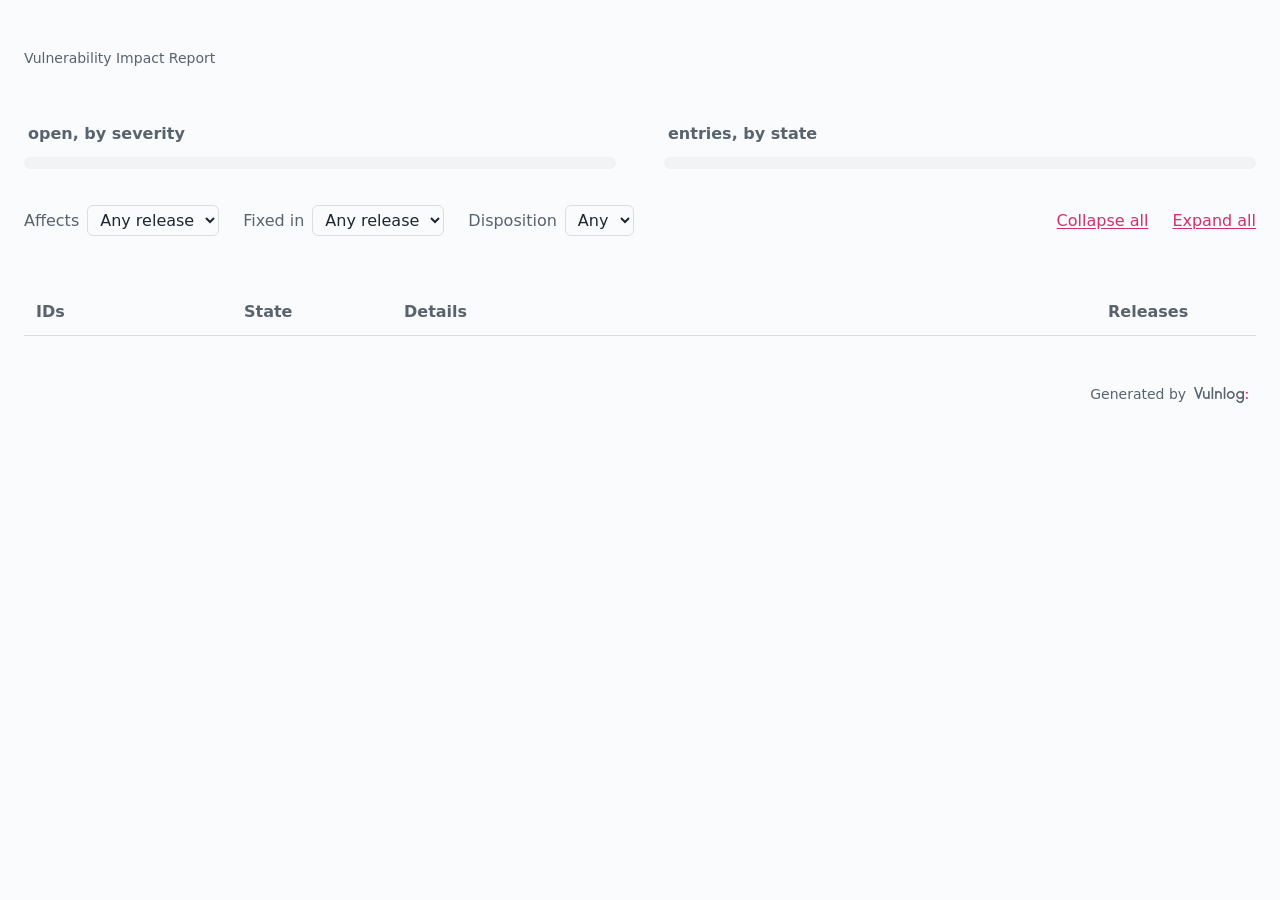
<file: modules/lib/src/main/resources/report/vulnlog-report-simple.html>
<!DOCTYPE html>
<html lang="en">
<head>
    <meta charset="UTF-8">
    <meta name="viewport" content="width=device-width, initial-scale=1.0">
    <meta name="description" content="Vulnerability impact report, generated by Vulnlog.">
    <meta name="referrer" content="no-referrer">
    <meta http-equiv="Content-Security-Policy"
          content="default-src 'none'; style-src 'unsafe-inline'; script-src 'unsafe-inline'; img-src data:; base-uri 'none'; form-action 'none'">
    <title>Vulnlog report</title>
    <style>
        /*
         * The report is one file that works offline: it loads no fonts, images, or scripts.
         * It opens in browsers the team doesn't choose, so the CSS avoids recent features such as
         * nesting and light-dark(). Colours, shapes, and type: devdoc/Brand.adoc.
         *
         * Sizes: 0.875, 1, 1.5, and 2rem. Spacing: 0.25, 0.5, 0.75, 1, 1.5, 2, and 3rem.
         */
        :root {
            color-scheme: light dark;

            --bg: #fafbfc;
            --surface: #f1f3f5;
            --border: #d9dee3;
            --text: #1f2630;
            --text-soft: #59636e;
            --brand: #d32f6a;

            /* The same in both themes. */
            --critical: #d63a24;
            --high: #d97a0a;
            --medium: #c9a00d;
            --low: #3b7fc4;
            --positive: #3f9a63;
            --accepted: #7f79b8;
            --muted: #7f8a94;

            --radius: 6px;
            --font-mono: ui-monospace, "Cascadia Code", "JetBrains Mono", Menlo, Consolas, monospace;
        }

        @media (prefers-color-scheme: dark) {
            :root {
                --bg: #161b22;
                --surface: #1e242c;
                --border: #313943;
                --text: #e3e8ee;
                --text-soft: #9aa5b1;
            }
        }

        *, *::before, *::after {
            box-sizing: border-box;
        }

        /* Rules that set display must not bring a hidden element back. */
        [hidden] {
            display: none !important;
        }

        body {
            margin: 0;
            background: var(--bg);
            color: var(--text);
            font: 1rem/1.5 system-ui, -apple-system, "Segoe UI", Roboto, sans-serif;
        }

        h1, h2, h3, p, dl, dd {
            margin: 0;
        }

        /* One bold weight for the whole report. */
        h1, h2, h3, b, th {
            font-weight: 600;
        }

        a {
            color: var(--brand);
            text-underline-offset: 2px;
        }

        button {
            padding: 0;
            border: 0;
            background: none;
            color: inherit;
            font: inherit;
            cursor: pointer;
        }

        :focus-visible {
            outline: 2px solid var(--brand);
            outline-offset: 2px;
        }

        .visually-hidden {
            position: absolute;
            width: 1px;
            height: 1px;
            overflow: hidden;
            clip-path: inset(50%);
            white-space: nowrap;
        }

        .skip-link {
            position: absolute;
            left: -9999px;
            padding: 0.5rem 1rem;
            background: var(--text);
            color: var(--bg);
        }

        .skip-link:focus {
            left: 0;
        }

        .page {
            max-width: 80rem;
            margin: 0 auto;
            padding: 0 1.5rem;
        }

        /* ===== Heading ===== */
        .report-header {
            padding: 3rem 0 2rem;
        }

        .kicker {
            color: var(--text-soft);
            font-size: 0.875rem;
        }

        h1 {
            font-size: 2rem;
            line-height: 1.25;
            letter-spacing: -0.02em;
        }

        .byline {
            display: flex;
            flex-wrap: wrap;
            gap: 0 0.75rem;
            color: var(--text-soft);
        }

        .byline span + span {
            padding-left: 0.75rem;
            border-left: 1px solid var(--border);
        }

        /* What the report covers: quiet when it shows everything, set apart when a filter leaves entries out. */
        .source {
            margin-top: 0.75rem;
            color: var(--text-soft);
        }

        .source .filtered {
            color: var(--text);
        }

        /*
         * ===== Summary: two stacked bars =====
         * The bars give the proportions at a glance. The legend below each bar carries the numbers,
         * because a segment of 1 in 29 is too narrow to hold one. A legend item also filters the table.
         */
        .summary {
            display: grid;
            grid-template-columns: repeat(auto-fit, minmax(20rem, 1fr));
            gap: 1.5rem 3rem;
        }

        .summary h3 {
            margin-bottom: 0.5rem;
            color: var(--text-soft);
            font-size: 1rem;
        }

        .summary h3 b {
            margin-right: 0.25rem;
            color: var(--text);
            font-size: 1.5rem;
        }

        .stack {
            display: flex;
            gap: 2px;
            height: 0.75rem;
            overflow: hidden;
            border-radius: 1rem;
            background: var(--surface);
        }

        .stack span {
            min-width: 3px;
            background: var(--tone, transparent);
            box-shadow: inset 0 0 0 1px var(--tone, var(--text-soft));
        }

        .legend {
            display: flex;
            flex-wrap: wrap;
            gap: 0.25rem;
            margin: 0.25rem 0 0 -0.5rem;
        }

        .key {
            padding: 0 0.5rem;
            border-radius: var(--radius);
        }

        .key:hover:not(:disabled) {
            background: var(--surface);
        }

        .key[aria-pressed="true"] {
            background: var(--surface);
            box-shadow: inset 0 0 0 1px var(--text-soft);
        }

        .key:disabled {
            color: var(--text-soft);
            cursor: default;
        }

        .key:disabled b {
            font-weight: 400;
        }

        /*
         * ===== Toolbar: filters and views =====
         * Its two lines are always there, so a filter never moves the table.
         */
        .toolbar {
            display: flex;
            flex-wrap: wrap;
            align-items: center;
            gap: 0.75rem 1.5rem;
            margin-top: 2rem;
        }

        .toolbar label {
            display: flex;
            align-items: center;
            gap: 0.5rem;
            color: var(--text-soft);
        }

        select {
            padding: 0.25rem 0.5rem;
            border: 1px solid var(--border);
            border-radius: var(--radius);
            background: var(--bg);
            color: var(--text);
            font: inherit;
        }

        .views {
            display: flex;
            gap: 1.5rem;
            margin-left: auto;
        }

        .showing {
            display: flex;
            flex-basis: 100%;
            gap: 1rem;
        }

        .text-button {
            color: var(--brand);
            text-decoration: underline;
            text-underline-offset: 2px;
        }

        .invisible {
            visibility: hidden;
        }

        /*
         * A tone is the colour of a state or a severity. An element with data-tone sets it, and the
         * bar of a row, the segments, and the dots inside the element use it. Without a tone, a dot is a ring.
         */
        [data-tone="open"] { --tone: var(--text); }
        [data-tone="critical"] { --tone: var(--critical); }
        [data-tone="high"] { --tone: var(--high); }
        [data-tone="medium"] { --tone: var(--medium); }
        [data-tone="low"] { --tone: var(--low); }
        [data-tone="positive"] { --tone: var(--positive); }
        [data-tone="accepted"] { --tone: var(--accepted); }
        [data-tone="muted"] { --tone: var(--muted); }

        .dot {
            display: inline-block;
            width: 0.5rem;
            height: 0.5rem;
            margin-right: 0.5rem;
            border: 1px solid var(--tone, var(--text-soft));
            border-radius: 50%;
            background: var(--tone, transparent);
        }

        /* ===== Table ===== */
        table {
            width: 100%;
            margin: 1rem 0 2rem;
            border-collapse: collapse;
            table-layout: fixed;
        }

        .col-ids { width: 13rem; }
        .col-state { width: 10rem; }
        .col-releases { width: 10rem; }

        th, td {
            padding: 0.75rem;
            text-align: left;
            vertical-align: top;
            overflow-wrap: anywhere;
        }

        td {
            border-bottom: 1px solid var(--border);
        }

        /* The column headings stay in view in a long report. A shadow draws their line, because a border scrolls away. */
        th {
            position: sticky;
            top: 0;
            z-index: 1;
            background: var(--bg);
            box-shadow: inset 0 -1px 0 var(--border);
            color: var(--text-soft);
        }

        /* The bar on the left edge of a row. */
        tbody td:first-child {
            border-left: 4px solid var(--tone, transparent);
        }

        tbody tr:hover {
            background: var(--surface);
        }

        .ids {
            font-family: var(--font-mono);
            font-size: 0.875rem;
        }

        .ids a {
            display: block;
            width: fit-content;
            color: inherit;
            text-decoration-color: var(--border);
        }

        .ids a:hover {
            color: var(--brand);
            text-decoration-color: currentColor;
        }

        .ids .alias {
            color: var(--text-soft);
        }

        .badge {
            display: inline-block;
            padding: 0 0.5rem;
            border: 1px solid var(--border);
            border-radius: var(--radius);
            font-size: 0.875rem;
            line-height: 1.5rem;
            white-space: nowrap;
        }

        .details > * + * {
            margin-top: 0.5rem;
        }

        /* "Affected / High severity / Will fix" in one line. */
        .assessment span + span::before {
            content: "/";
            margin: 0 0.5rem;
            color: var(--border);
        }

        .label {
            margin-right: 0.5rem;
            color: var(--text-soft);
        }

        /* Long analyses show three lines until the reader asks for more. */
        .folded {
            display: -webkit-box;
            overflow: hidden;
            -webkit-box-orient: vertical;
            -webkit-line-clamp: 3;
            line-clamp: 3;
        }

        /*
         * Collapsed: one line per entry with the primary ID, the state, the first line of the details,
         * and the releases.
         */
        .compact .alias,
        .compact .details > :not(:first-child),
        .compact .fixed {
            display: none;
        }

        .compact .details > :first-child {
            overflow: hidden;
            text-overflow: ellipsis;
            white-space: nowrap;
        }

        .compact td {
            padding-block: 0.5rem;
        }

        .compact td:last-child {
            overflow: hidden;
            text-overflow: ellipsis;
            white-space: nowrap;
        }

        .fixed {
            margin-top: 0.25rem;
            color: var(--text-soft);
            font-size: 0.875rem;
        }

        .empty {
            padding: 3rem 0.75rem;
            color: var(--text-soft);
            text-align: center;
        }

        /* ===== Footer ===== */
        .report-footer {
            display: flex;
            justify-content: flex-end;
            align-items: center;
            gap: 0.5rem;
            padding: 1rem 0 2rem;
            color: var(--text-soft);
            font-size: 0.875rem;
        }

        .report-footer a {
            display: flex;
            color: inherit;
        }

        .report-footer svg {
            height: 1rem;
        }

        /* ===== Narrow screens: each row becomes a block, because four columns don't fit ===== */
        @media (max-width: 45rem) {
            table, tbody, tr, td {
                display: block;
            }

            thead {
                display: none;
            }

            tbody tr {
                padding: 0.75rem 0 0.75rem 0.75rem;
                border-bottom: 1px solid var(--border);
                border-left: 4px solid var(--tone, transparent);
            }

            tbody td, tbody td:first-child {
                padding: 0.25rem 0;
                border: 0;
            }

            td[data-label]::before {
                content: attr(data-label);
                margin-right: 0.5rem;
                color: var(--text-soft);
            }

            .fixed {
                display: inline;
                margin-left: 0.75rem;
            }

            .byline {
                flex-direction: column;
            }

            .byline span + span {
                padding-left: 0;
                border-left: 0;
            }
        }

        /* ===== Print ===== */
        @page {
            size: A4;
            margin: 1.2cm;
        }

        @media print {
            :root {
                color-scheme: light;
                /* Every size is in rem, so this one value scales the report for paper. */
                font-size: 9pt;
                --bg: #ffffff;
                --surface: #ffffff;
                --border: #888888;
                --text: #000000;
                --text-soft: #333333;
            }

            body {
                /* Keeps the bars and dots, which browsers otherwise drop as background graphics. */
                -webkit-print-color-adjust: exact;
                print-color-adjust: exact;
            }

            /* Paper keeps the sentence that says what the table shows, without the controls. */
            .skip-link, .more, .toolbar label, .views, .text-button {
                display: none;
            }

            .page {
                padding: 0;
            }

            .report-header {
                padding-top: 0;
            }

            /* On paper the grey background is gone, so a line sets these apart. */
            .key[aria-pressed="true"] {
                box-shadow: inset 0 0 0 1px var(--border);
            }

            .folded {
                display: block;
            }

            th {
                position: static;
                background: none;
                box-shadow: none;
                border-bottom: 1px solid var(--border);
            }

            /* Repeats the column headings on every page. */
            thead {
                display: table-header-group;
            }

            tr {
                break-inside: avoid;
            }
        }
    </style>
</head>
<body>
<a class="skip-link" href="#entries">Skip to the vulnerabilities</a>

<div class="page">
    <header class="report-header">
        <p class="kicker">Vulnerability Impact Report</p>
        <h1 id="project-name"></h1>
        <p class="byline" id="byline"></p>
        <p class="source" id="source"></p>
    </header>

    <main>
        <section class="summary" aria-labelledby="summary-heading">
            <h2 class="visually-hidden" id="summary-heading">Summary</h2>
            <div>
                <h3><b id="open-count"></b> open, by severity</h3>
                <div class="stack" id="open-stack" role="img"></div>
                <p class="legend" id="open-legend"></p>
            </div>
            <div>
                <h3><b id="total"></b> entries, by state</h3>
                <div class="stack" id="state-stack" role="img"></div>
                <p class="legend" id="state-legend"></p>
            </div>
        </section>

        <section aria-labelledby="entries-heading">
            <h2 class="visually-hidden" id="entries-heading">Vulnerabilities</h2>
            <div class="toolbar">
                <label>Affects <select id="pick-release"><option value="">Any release</option></select></label>
                <label>Fixed in <select id="pick-fixed-in"><option value="">Any release</option></select></label>
                <label>Disposition <select id="pick-disposition"><option value="">Any</option></select></label>
                <div class="views">
                    <button class="text-button" id="collapse-all" type="button">Collapse all</button>
                    <button class="text-button" id="expand-all" type="button">Expand all</button>
                </div>
                <p class="showing">
                    <span id="showing" role="status"></span>
                    <button class="text-button invisible" id="clear" type="button">Clear filters</button>
                </p>
            </div>
            <table id="entries">
                <colgroup>
                    <col class="col-ids">
                    <col class="col-state">
                    <col>
                    <col class="col-releases">
                </colgroup>
                <thead>
                <tr>
                    <th scope="col">IDs</th>
                    <th scope="col">State</th>
                    <th scope="col">Details</th>
                    <th scope="col">Releases</th>
                </tr>
                </thead>
                <tbody id="entry-rows"></tbody>
            </table>
        </section>
    </main>

    <footer class="report-footer">
        <span>Generated by</span>
        <a aria-label="Vulnlog website" href="https://vulnlog.dev">
            <svg aria-hidden="true" focusable="false" viewBox="-12 0 674 200" xmlns="http://www.w3.org/2000/svg">
                <path fill="currentColor" fill-rule="evenodd" d="M614 150Q614 168 603 181Q592 195 575 199Q558 203 542 195Q526 187 519 171L517 167Q516 165 517 163Q517 161 519 160L528 156Q530 155 532 156Q534 157 535 159L537 163Q541 172 551 177Q560 182 570 179Q581 177 587 169Q594 161 594 150L594 140Q581 150 564 150Q543 150 529 135Q514 121 514 100Q514 79 529 65Q543 50 564 50Q581 50 594 60L594 56Q594 53 596 52Q597 50 600 50L608 50Q611 50 612 52Q614 53 614 56ZM498 100Q498 121 483 135Q469 150 448 150Q427 150 413 135Q398 121 398 100Q398 79 413 65Q427 50 448 50Q469 50 483 65Q498 79 498 100ZM37 146L-12 7Q-12 5 -11 3Q-10 1 -8 0Q-7 0 -6 0L3 0Q7 0 8 4L45 109L82 4Q83 0 87 0L96 0Q99 0 100 2Q102 3 102 6Q102 6 102 7L53 146Q52 150 48 150L42 150Q38 150 37 146ZM266 150L258 150Q255 150 254 148Q252 147 252 144L252 56Q252 53 254 52Q255 50 258 50L266 50Q269 50 270 52Q272 53 272 56L272 56Q282 50 294 50Q311 50 324 62Q336 75 336 92L336 144Q336 147 334 148Q333 150 330 150L322 150Q319 150 318 148Q316 147 316 144L316 92Q316 83 310 76Q303 70 294 70Q285 70 278 76Q272 83 272 96L272 144Q272 147 270 148Q269 150 266 150ZM120 108Q120 117 126 124Q133 130 142 130Q151 130 158 124Q164 117 164 108L164 56Q164 53 166 52Q167 50 170 50L178 50Q181 50 182 52Q184 53 184 56L184 144Q184 147 182 148Q181 150 178 150L170 150Q167 150 166 148Q164 147 164 144L164 144Q154 150 142 150Q125 150 112 138Q100 125 100 108L100 56Q100 53 102 52Q103 50 106 50L114 50Q117 50 118 52Q120 53 120 56ZM374 150L366 150Q363 150 362 148Q360 147 360 144L360 6Q360 3 362 2Q363 0 366 0L374 0Q377 0 378 2Q380 3 380 6L380 144Q380 147 378 148Q377 150 374 150ZM222 150L214 150Q211 150 210 148Q208 147 208 144L208 6Q208 3 210 2Q211 0 214 0L222 0Q225 0 226 2Q228 3 228 6L228 144Q228 147 226 148Q225 150 222 150ZM478 100Q478 88 469 79Q460 70 448 70Q436 70 427 79Q418 88 418 100Q418 112 427 121Q436 130 448 130Q460 130 469 121Q478 112 478 100ZM594 100Q594 88 585 79Q576 70 564 70Q552 70 543 79Q534 88 534 100Q534 112 543 121Q552 130 564 130Q576 130 585 121Q594 112 594 100Z"/>
                <circle cx="649" cy="71" r="13" fill="#d32f6a"/>
                <circle cx="649" cy="137" r="13" fill="#d32f6a"/>
            </svg>
        </a>
        <span id="version"></span>
    </footer>
</div>

<script>
    var VULNLOG_DATA = /*VULNLOG_DATA_PLACEHOLDER*/;
</script>
<script>
    'use strict';
    {
        const STATES = ['open', 'under_investigation', 'accepted', 'resolved', 'not_applicable'];
        const SEVERITIES = ['critical', 'high', 'medium', 'low'];
        const STATE_TONES = {open: 'open', resolved: 'positive', accepted: 'accepted', not_applicable: 'muted'};
        // Where an ID's advisory lives. An ID without a known prefix stays plain text.
        const ADVISORIES = {
            'CVE-': 'https://nvd.nist.gov/vuln/detail/',
            'GHSA-': 'https://github.com/advisories/',
            'SNYK-': 'https://security.snyk.io/vuln/',
            'RUSTSEC-': 'https://rustsec.org/advisories/',
        };

        const report = VULNLOG_DATA;
        // Empty lists and missing values are left out of the data, to keep the file small.
        const entries = report.entries || [];
        const byId = id => document.getElementById(id);

        /*
         * Builds an element. Children that are strings become text nodes, never HTML, so text from
         * the Vulnlog file can't add markup to the report.
         */
        function el(tag, attributes = {}, ...children) {
            const node = document.createElement(tag);
            for (const [name, value] of Object.entries(attributes)) {
                if (value != null) node.setAttribute(name, value);
            }
            node.append(...children.filter(child => child != null));
            return node;
        }

        // "not_applicable" reads as "Not applicable". The state under_investigation has a shorter label.
        function label(value) {
            if (value === 'under_investigation') return 'Investigating';
            const words = String(value).replace(/_/g, ' ');
            return words.charAt(0).toUpperCase() + words.slice(1);
        }

        /*
         * The colour of a row:
         *   resolved              green
         *   accepted              violet, never grey: an accepted risk is not a closed one
         *   not_applicable        grey
         *   open with a severity  the colour of the severity
         *   everything else       none
         */
        function toneOf(entry) {
            if (entry.state === 'open') return SEVERITIES.includes(entry.severity) ? entry.severity : null;
            return STATE_TONES[entry.state] || null;
        }

        function renderHeading() {
            const {name, organization, author} = report.project;
            document.title = `${name} - Vulnlog report`;
            byId('project-name').textContent = name;
            byId('byline').append(el('span', {}, organization), el('span', {}, author));
            if (report.vulnlogVersion) byId('version').textContent = report.vulnlogVersion;
        }

        function renderSource() {
            const inputs = report.inputs || [];
            const filter = filterParts(report.filter);
            byId('source').append(
                'Generated ', timestamp(report.generatedAt),
                inputs.length ? ` from ${inputs.join(', ')}. ` : '. ',
                filter.length
                    ? el('span', {class: 'filtered'}, el('b', {}, 'Filtered by'), ` ${filter.join(', ')}.`)
                    : 'Not filtered.');
        }

        // In the reader's language and time zone, short enough to sit in an English sentence: "13.11.2026, 20:31".
        function timestamp(iso) {
            const date = new Date(iso);
            const text = isNaN(date) ? iso : date.toLocaleString(undefined, {dateStyle: 'medium', timeStyle: 'short'});
            return el('time', {datetime: iso}, text);
        }

        function filterParts(filter = {}) {
            const part = (name, values) => values && values.length ? [`${name}=${values.join(',')}`] : [];
            return [
                ...part('as of', filter.asOf && [filter.asOf]),
                ...part('tags', filter.tags),
                ...part('reporter', filter.reporter && [filter.reporter]),
                ...part('state', filter.states),
                ...part('verdict', filter.verdicts),
                ...part('disposition', filter.dispositions),
            ];
        }

        /*
         * Each legend item knows which entries it stands for. A click on it shows only those rows,
         * and a second click shows all rows again.
         */
        function summaryItems() {
            const open = entry => entry.state === 'open';
            // All four severities always show: "Critical 0" is a message too.
            const severities = [
                ...SEVERITIES.map(severity => ({
                    name: label(severity),
                    tone: severity,
                    title: `open, ${severity} severity`,
                    matches: entry => open(entry) && entry.severity === severity,
                })),
                {
                    name: 'No severity',
                    title: 'open, no severity',
                    matches: entry => open(entry) && !SEVERITIES.includes(entry.severity),
                },
            ];
            // Known states always show, so the bar looks the same from report to report. Unknown ones follow.
            const states = [...STATES, ...new Set(entries.map(entry => entry.state).filter(state => !STATES.includes(state)))]
                .map(state => ({
                    name: label(state),
                    tone: STATE_TONES[state],
                    title: label(state).toLowerCase(),
                    matches: entry => entry.state === state,
                }));
            const counted = items => items.map(item => ({...item, count: entries.filter(item.matches).length}));
            return {
                severities: counted(severities).filter(item => item.tone || item.count),
                states: counted(states),
            };
        }

        function renderSummary(pick) {
            const {severities, states} = summaryItems();
            byId('open-count').textContent = entries.filter(entry => entry.state === 'open').length;
            byId('total').textContent = entries.length;
            return [...renderStack('open', severities, pick), ...renderStack('state', states, pick)];
        }

        // A stacked bar with one segment per item that occurs, and a legend with every item and its number.
        function renderStack(id, items, pick) {
            const stack = byId(`${id}-stack`);
            stack.setAttribute('aria-label', items.map(({name, count}) => `${count} ${name}`).join(', '));
            stack.append(...items.filter(item => item.count).map(({name, count, tone}) => {
                const segment = el('span', {'data-tone': tone, title: `${count} ${name}`});
                segment.style.flex = count;
                return segment;
            }));
            const keys = items.map(item => {
                const key = el('button', {class: 'key', type: 'button', 'data-tone': item.tone, 'aria-pressed': 'false'},
                    el('span', {class: 'dot'}), `${item.name} `, el('b', {}, String(item.count)));
                key.disabled = !item.count;
                key.addEventListener('click', () => pick(item));
                item.key = key;
                return key;
            });
            byId(`${id}-legend`).append(...keys);
            return items;
        }

        function renderEntries() {
            const rows = entries.map(entry =>
                el('tr', {'data-tone': toneOf(entry)}, idsCell(entry), stateCell(entry), detailsCell(entry), releasesCell(entry)));
            byId('entry-rows').append(...(rows.length ? rows
                : [el('tr', {}, el('td', {class: 'empty', colspan: '4'}, 'No vulnerability entries to display.'))]));
            return rows;
        }

        function idsCell(entry) {
            const aliases = (entry.ids || []).filter(id => id !== entry.primaryId);
            return el('td', {class: 'ids'}, advisoryLink(entry.primaryId), ...aliases.map(id => advisoryLink(id, 'alias')));
        }

        function advisoryLink(id, className) {
            const prefix = Object.keys(ADVISORIES).find(start => id.startsWith(start));
            return prefix
                ? el('a', {class: className, href: ADVISORIES[prefix] + id, target: '_blank', rel: 'noreferrer'}, id)
                : el('span', {class: className, style: 'display: block'}, id);
        }

        function stateCell(entry) {
            return el('td', {}, el('span', {class: 'badge', 'data-tone': STATE_TONES[entry.state]}, el('span', {class: 'dot'}), label(entry.state)));
        }

        function detailsCell(entry) {
            const assessment = [
                entry.verdict && label(entry.verdict),
                entry.severity && `${label(entry.severity)} severity`,
                entry.disposition && label(entry.disposition),
                entry.verdictDetail,
            ].filter(Boolean);
            const text = (name, value, className) =>
                value ? el('p', {class: className}, el('span', {class: 'label'}, name), value) : null;

            return el('td', {class: 'details'},
                assessment.length ? el('p', {class: 'assessment'}, ...assessment.map(part => el('span', {}, part))) : null,
                text('Description', entry.shortDescription),
                text('Analysis', entry.analysis, 'analysis'));
        }

        function releasesCell(entry) {
            const fixedIn = entry.fixedIn || [];
            return el('td', {'data-label': 'Releases'},
                (entry.releases || []).join(', '),
                fixedIn.length ? el('p', {class: 'fixed'}, el('span', {class: 'label'}, 'Fixed in'), fixedIn.join(', ')) : null);
        }

        // Folds every analysis longer than three lines, with a button to unfold it. Returns a way to set all of them.
        function foldAnalyses() {
            const analyses = [...document.querySelectorAll('.analysis')];
            analyses.forEach(analysis => analysis.classList.add('folded'));
            // Measures all of them first and changes the page after, so the browser lays it out only once.
            const long = analyses.filter(analysis => analysis.scrollHeight > analysis.clientHeight + 1);
            analyses.filter(analysis => !long.includes(analysis)).forEach(analysis => analysis.classList.remove('folded'));
            const folds = long.map(analysis => {
                const more = el('button', {class: 'text-button more', type: 'button'});
                const set = folded => {
                    analysis.classList.toggle('folded', folded);
                    more.setAttribute('aria-expanded', String(!folded));
                    more.textContent = folded ? 'Show more' : 'Show less';
                };
                more.addEventListener('click', () => set(!analysis.classList.contains('folded')));
                analysis.after(more);
                set(true);
                return set;
            });
            return folded => folds.forEach(set => set(folded));
        }

        /*
         * The filters of the table. A legend item picks a state or a severity, and the three lists pick a
         * release, a release with the fix, and a disposition. A row shows when it matches all of them.
         */
        function setUpFilters(rows) {
            const chosen = {legendItem: null, release: '', fixedIn: '', disposition: ''};
            const releaseOrder = (a, b) => a.localeCompare(b, undefined, {numeric: true});
            const valuesOf = field => [...new Set(entries.flatMap(entry => entry[field] || []))].sort(releaseOrder);

            const lists = [
                {id: 'pick-release', field: 'release', values: valuesOf('releases'),
                    matches: (entry, value) => (entry.releases || []).includes(value), describe: value => `affects ${value}`},
                {id: 'pick-fixed-in', field: 'fixedIn', values: valuesOf('fixedIn'),
                    matches: (entry, value) => (entry.fixedIn || []).includes(value), describe: value => `fixed in ${value}`},
                {id: 'pick-disposition', field: 'disposition',
                    values: [...new Set(entries.map(entry => entry.disposition || 'none'))].sort(),
                    matches: (entry, value) => (entry.disposition || 'none') === value,
                    describe: value => value === 'none' ? 'no disposition' : value},
            ];

            const legendItems = renderSummary(item => {
                chosen.legendItem = chosen.legendItem === item ? null : item;
                apply();
            });

            for (const list of lists) {
                const select = byId(list.id);
                select.append(...list.values.map(value =>
                    el('option', {value}, value === 'none' ? 'Not set' : list.field === 'disposition' ? label(value) : value)));
                // A list with nothing to choose from stays out of the way.
                select.parentElement.hidden = !list.values.length;
                select.addEventListener('change', () => {
                    chosen[list.field] = select.value;
                    apply();
                });
            }

            byId('clear').addEventListener('click', () => {
                chosen.legendItem = null;
                for (const list of lists) chosen[list.field] = byId(list.id).value = '';
                apply();
            });

            function apply() {
                const active = lists.filter(list => chosen[list.field]);
                let shown = 0;
                entries.forEach((entry, index) => {
                    const visible = (!chosen.legendItem || chosen.legendItem.matches(entry))
                        && active.every(list => list.matches(entry, chosen[list.field]));
                    rows[index].hidden = !visible;
                    if (visible) shown++;
                });
                legendItems.forEach(item => item.key.setAttribute('aria-pressed', String(item === chosen.legendItem)));

                const filters = [
                    ...(chosen.legendItem ? [chosen.legendItem.title] : []),
                    ...active.map(list => list.describe(chosen[list.field])),
                ];
                byId('showing').textContent = filters.length
                    ? `Showing ${shown} of ${entries.length} entries: ${filters.join(', ')}.`
                    : `Showing all ${entries.length} entries.`;
                byId('clear').classList.toggle('invisible', !filters.length);
            }

            apply();
        }

        renderHeading();
        renderSource();
        const rows = renderEntries();
        setUpFilters(rows);
        const setAllFolded = foldAnalyses();

        byId('collapse-all').addEventListener('click', () => byId('entries').classList.add('compact'));
        byId('expand-all').addEventListener('click', () => {
            byId('entries').classList.remove('compact');
            setAllFolded(false);
        });
    }
</script>
</body>
</html>
</file>
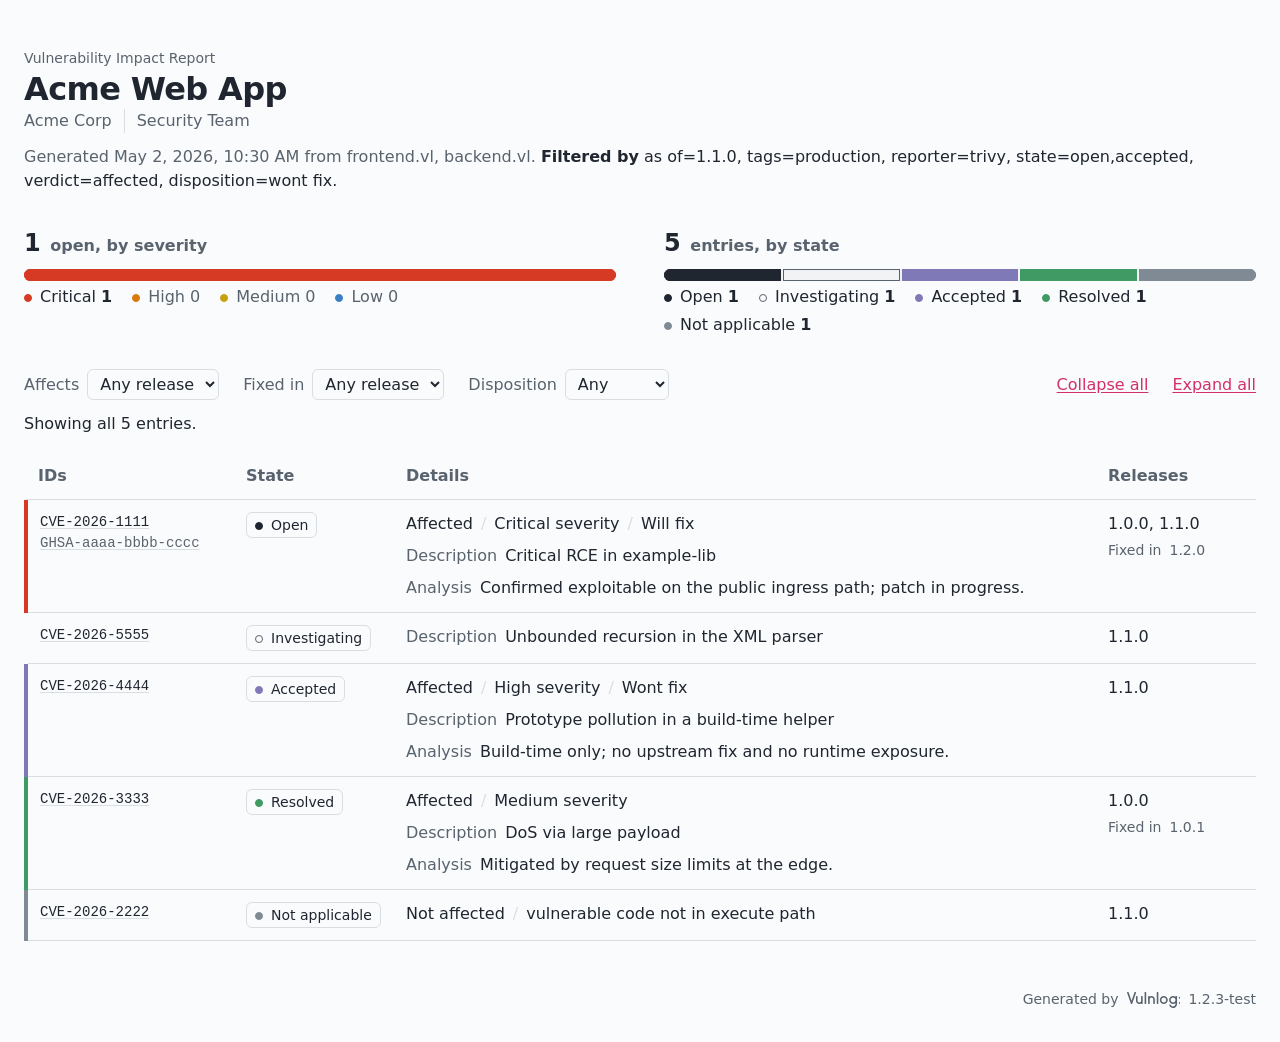
<file: modules/lib/src/test/resources/report/golden-vulnlog-report-simple.html>
<!DOCTYPE html>
<html lang="en">
<head>
    <meta charset="UTF-8">
    <meta name="viewport" content="width=device-width, initial-scale=1.0">
    <meta name="description" content="Vulnerability impact report, generated by Vulnlog.">
    <meta name="referrer" content="no-referrer">
    <meta http-equiv="Content-Security-Policy"
          content="default-src 'none'; style-src 'unsafe-inline'; script-src 'unsafe-inline'; img-src data:; base-uri 'none'; form-action 'none'">
    <title>Vulnlog report</title>
    <style>
        /*
         * The report is one file that works offline: it loads no fonts, images, or scripts.
         * It opens in browsers the team doesn't choose, so the CSS avoids recent features such as
         * nesting and light-dark(). Colours, shapes, and type: devdoc/Brand.adoc.
         *
         * Sizes: 0.875, 1, 1.5, and 2rem. Spacing: 0.25, 0.5, 0.75, 1, 1.5, 2, and 3rem.
         */
        :root {
            color-scheme: light dark;

            --bg: #fafbfc;
            --surface: #f1f3f5;
            --border: #d9dee3;
            --text: #1f2630;
            --text-soft: #59636e;
            --brand: #d32f6a;

            /* The same in both themes. */
            --critical: #d63a24;
            --high: #d97a0a;
            --medium: #c9a00d;
            --low: #3b7fc4;
            --positive: #3f9a63;
            --accepted: #7f79b8;
            --muted: #7f8a94;

            --radius: 6px;
            --font-mono: ui-monospace, "Cascadia Code", "JetBrains Mono", Menlo, Consolas, monospace;
        }

        @media (prefers-color-scheme: dark) {
            :root {
                --bg: #161b22;
                --surface: #1e242c;
                --border: #313943;
                --text: #e3e8ee;
                --text-soft: #9aa5b1;
            }
        }

        *, *::before, *::after {
            box-sizing: border-box;
        }

        /* Rules that set display must not bring a hidden element back. */
        [hidden] {
            display: none !important;
        }

        body {
            margin: 0;
            background: var(--bg);
            color: var(--text);
            font: 1rem/1.5 system-ui, -apple-system, "Segoe UI", Roboto, sans-serif;
        }

        h1, h2, h3, p, dl, dd {
            margin: 0;
        }

        /* One bold weight for the whole report. */
        h1, h2, h3, b, th {
            font-weight: 600;
        }

        a {
            color: var(--brand);
            text-underline-offset: 2px;
        }

        button {
            padding: 0;
            border: 0;
            background: none;
            color: inherit;
            font: inherit;
            cursor: pointer;
        }

        :focus-visible {
            outline: 2px solid var(--brand);
            outline-offset: 2px;
        }

        .visually-hidden {
            position: absolute;
            width: 1px;
            height: 1px;
            overflow: hidden;
            clip-path: inset(50%);
            white-space: nowrap;
        }

        .skip-link {
            position: absolute;
            left: -9999px;
            padding: 0.5rem 1rem;
            background: var(--text);
            color: var(--bg);
        }

        .skip-link:focus {
            left: 0;
        }

        .page {
            max-width: 80rem;
            margin: 0 auto;
            padding: 0 1.5rem;
        }

        /* ===== Heading ===== */
        .report-header {
            padding: 3rem 0 2rem;
        }

        .kicker {
            color: var(--text-soft);
            font-size: 0.875rem;
        }

        h1 {
            font-size: 2rem;
            line-height: 1.25;
            letter-spacing: -0.02em;
        }

        .byline {
            display: flex;
            flex-wrap: wrap;
            gap: 0 0.75rem;
            color: var(--text-soft);
        }

        .byline span + span {
            padding-left: 0.75rem;
            border-left: 1px solid var(--border);
        }

        /* What the report covers: quiet when it shows everything, set apart when a filter leaves entries out. */
        .source {
            margin-top: 0.75rem;
            color: var(--text-soft);
        }

        .source .filtered {
            color: var(--text);
        }

        /*
         * ===== Summary: two stacked bars =====
         * The bars give the proportions at a glance. The legend below each bar carries the numbers,
         * because a segment of 1 in 29 is too narrow to hold one. A legend item also filters the table.
         */
        .summary {
            display: grid;
            grid-template-columns: repeat(auto-fit, minmax(20rem, 1fr));
            gap: 1.5rem 3rem;
        }

        .summary h3 {
            margin-bottom: 0.5rem;
            color: var(--text-soft);
            font-size: 1rem;
        }

        .summary h3 b {
            margin-right: 0.25rem;
            color: var(--text);
            font-size: 1.5rem;
        }

        .stack {
            display: flex;
            gap: 2px;
            height: 0.75rem;
            overflow: hidden;
            border-radius: 1rem;
            background: var(--surface);
        }

        .stack span {
            min-width: 3px;
            background: var(--tone, transparent);
            box-shadow: inset 0 0 0 1px var(--tone, var(--text-soft));
        }

        .legend {
            display: flex;
            flex-wrap: wrap;
            gap: 0.25rem;
            margin: 0.25rem 0 0 -0.5rem;
        }

        .key {
            padding: 0 0.5rem;
            border-radius: var(--radius);
        }

        .key:hover:not(:disabled) {
            background: var(--surface);
        }

        .key[aria-pressed="true"] {
            background: var(--surface);
            box-shadow: inset 0 0 0 1px var(--text-soft);
        }

        .key:disabled {
            color: var(--text-soft);
            cursor: default;
        }

        .key:disabled b {
            font-weight: 400;
        }

        /*
         * ===== Toolbar: filters and views =====
         * Its two lines are always there, so a filter never moves the table.
         */
        .toolbar {
            display: flex;
            flex-wrap: wrap;
            align-items: center;
            gap: 0.75rem 1.5rem;
            margin-top: 2rem;
        }

        .toolbar label {
            display: flex;
            align-items: center;
            gap: 0.5rem;
            color: var(--text-soft);
        }

        select {
            padding: 0.25rem 0.5rem;
            border: 1px solid var(--border);
            border-radius: var(--radius);
            background: var(--bg);
            color: var(--text);
            font: inherit;
        }

        .views {
            display: flex;
            gap: 1.5rem;
            margin-left: auto;
        }

        .showing {
            display: flex;
            flex-basis: 100%;
            gap: 1rem;
        }

        .text-button {
            color: var(--brand);
            text-decoration: underline;
            text-underline-offset: 2px;
        }

        .invisible {
            visibility: hidden;
        }

        /*
         * A tone is the colour of a state or a severity. An element with data-tone sets it, and the
         * bar of a row, the segments, and the dots inside the element use it. Without a tone, a dot is a ring.
         */
        [data-tone="open"] { --tone: var(--text); }
        [data-tone="critical"] { --tone: var(--critical); }
        [data-tone="high"] { --tone: var(--high); }
        [data-tone="medium"] { --tone: var(--medium); }
        [data-tone="low"] { --tone: var(--low); }
        [data-tone="positive"] { --tone: var(--positive); }
        [data-tone="accepted"] { --tone: var(--accepted); }
        [data-tone="muted"] { --tone: var(--muted); }

        .dot {
            display: inline-block;
            width: 0.5rem;
            height: 0.5rem;
            margin-right: 0.5rem;
            border: 1px solid var(--tone, var(--text-soft));
            border-radius: 50%;
            background: var(--tone, transparent);
        }

        /* ===== Table ===== */
        table {
            width: 100%;
            margin: 1rem 0 2rem;
            border-collapse: collapse;
            table-layout: fixed;
        }

        .col-ids { width: 13rem; }
        .col-state { width: 10rem; }
        .col-releases { width: 10rem; }

        th, td {
            padding: 0.75rem;
            text-align: left;
            vertical-align: top;
            overflow-wrap: anywhere;
        }

        td {
            border-bottom: 1px solid var(--border);
        }

        /* The column headings stay in view in a long report. A shadow draws their line, because a border scrolls away. */
        th {
            position: sticky;
            top: 0;
            z-index: 1;
            background: var(--bg);
            box-shadow: inset 0 -1px 0 var(--border);
            color: var(--text-soft);
        }

        /* The bar on the left edge of a row. */
        tbody td:first-child {
            border-left: 4px solid var(--tone, transparent);
        }

        tbody tr:hover {
            background: var(--surface);
        }

        .ids {
            font-family: var(--font-mono);
            font-size: 0.875rem;
        }

        .ids a {
            display: block;
            width: fit-content;
            color: inherit;
            text-decoration-color: var(--border);
        }

        .ids a:hover {
            color: var(--brand);
            text-decoration-color: currentColor;
        }

        .ids .alias {
            color: var(--text-soft);
        }

        .badge {
            display: inline-block;
            padding: 0 0.5rem;
            border: 1px solid var(--border);
            border-radius: var(--radius);
            font-size: 0.875rem;
            line-height: 1.5rem;
            white-space: nowrap;
        }

        .details > * + * {
            margin-top: 0.5rem;
        }

        /* "Affected / High severity / Will fix" in one line. */
        .assessment span + span::before {
            content: "/";
            margin: 0 0.5rem;
            color: var(--border);
        }

        .label {
            margin-right: 0.5rem;
            color: var(--text-soft);
        }

        /* Long analyses show three lines until the reader asks for more. */
        .folded {
            display: -webkit-box;
            overflow: hidden;
            -webkit-box-orient: vertical;
            -webkit-line-clamp: 3;
            line-clamp: 3;
        }

        /*
         * Collapsed: one line per entry with the primary ID, the state, the first line of the details,
         * and the releases.
         */
        .compact .alias,
        .compact .details > :not(:first-child),
        .compact .fixed {
            display: none;
        }

        .compact .details > :first-child {
            overflow: hidden;
            text-overflow: ellipsis;
            white-space: nowrap;
        }

        .compact td {
            padding-block: 0.5rem;
        }

        .compact td:last-child {
            overflow: hidden;
            text-overflow: ellipsis;
            white-space: nowrap;
        }

        .fixed {
            margin-top: 0.25rem;
            color: var(--text-soft);
            font-size: 0.875rem;
        }

        .empty {
            padding: 3rem 0.75rem;
            color: var(--text-soft);
            text-align: center;
        }

        /* ===== Footer ===== */
        .report-footer {
            display: flex;
            justify-content: flex-end;
            align-items: center;
            gap: 0.5rem;
            padding: 1rem 0 2rem;
            color: var(--text-soft);
            font-size: 0.875rem;
        }

        .report-footer a {
            display: flex;
            color: inherit;
        }

        .report-footer svg {
            height: 1rem;
        }

        /* ===== Narrow screens: each row becomes a block, because four columns don't fit ===== */
        @media (max-width: 45rem) {
            table, tbody, tr, td {
                display: block;
            }

            thead {
                display: none;
            }

            tbody tr {
                padding: 0.75rem 0 0.75rem 0.75rem;
                border-bottom: 1px solid var(--border);
                border-left: 4px solid var(--tone, transparent);
            }

            tbody td, tbody td:first-child {
                padding: 0.25rem 0;
                border: 0;
            }

            td[data-label]::before {
                content: attr(data-label);
                margin-right: 0.5rem;
                color: var(--text-soft);
            }

            .fixed {
                display: inline;
                margin-left: 0.75rem;
            }

            .byline {
                flex-direction: column;
            }

            .byline span + span {
                padding-left: 0;
                border-left: 0;
            }
        }

        /* ===== Print ===== */
        @page {
            size: A4;
            margin: 1.2cm;
        }

        @media print {
            :root {
                color-scheme: light;
                /* Every size is in rem, so this one value scales the report for paper. */
                font-size: 9pt;
                --bg: #ffffff;
                --surface: #ffffff;
                --border: #888888;
                --text: #000000;
                --text-soft: #333333;
            }

            body {
                /* Keeps the bars and dots, which browsers otherwise drop as background graphics. */
                -webkit-print-color-adjust: exact;
                print-color-adjust: exact;
            }

            /* Paper keeps the sentence that says what the table shows, without the controls. */
            .skip-link, .more, .toolbar label, .views, .text-button {
                display: none;
            }

            .page {
                padding: 0;
            }

            .report-header {
                padding-top: 0;
            }

            /* On paper the grey background is gone, so a line sets these apart. */
            .key[aria-pressed="true"] {
                box-shadow: inset 0 0 0 1px var(--border);
            }

            .folded {
                display: block;
            }

            th {
                position: static;
                background: none;
                box-shadow: none;
                border-bottom: 1px solid var(--border);
            }

            /* Repeats the column headings on every page. */
            thead {
                display: table-header-group;
            }

            tr {
                break-inside: avoid;
            }
        }
    </style>
</head>
<body>
<a class="skip-link" href="#entries">Skip to the vulnerabilities</a>

<div class="page">
    <header class="report-header">
        <p class="kicker">Vulnerability Impact Report</p>
        <h1 id="project-name"></h1>
        <p class="byline" id="byline"></p>
        <p class="source" id="source"></p>
    </header>

    <main>
        <section class="summary" aria-labelledby="summary-heading">
            <h2 class="visually-hidden" id="summary-heading">Summary</h2>
            <div>
                <h3><b id="open-count"></b> open, by severity</h3>
                <div class="stack" id="open-stack" role="img"></div>
                <p class="legend" id="open-legend"></p>
            </div>
            <div>
                <h3><b id="total"></b> entries, by state</h3>
                <div class="stack" id="state-stack" role="img"></div>
                <p class="legend" id="state-legend"></p>
            </div>
        </section>

        <section aria-labelledby="entries-heading">
            <h2 class="visually-hidden" id="entries-heading">Vulnerabilities</h2>
            <div class="toolbar">
                <label>Affects <select id="pick-release"><option value="">Any release</option></select></label>
                <label>Fixed in <select id="pick-fixed-in"><option value="">Any release</option></select></label>
                <label>Disposition <select id="pick-disposition"><option value="">Any</option></select></label>
                <div class="views">
                    <button class="text-button" id="collapse-all" type="button">Collapse all</button>
                    <button class="text-button" id="expand-all" type="button">Expand all</button>
                </div>
                <p class="showing">
                    <span id="showing" role="status"></span>
                    <button class="text-button invisible" id="clear" type="button">Clear filters</button>
                </p>
            </div>
            <table id="entries">
                <colgroup>
                    <col class="col-ids">
                    <col class="col-state">
                    <col>
                    <col class="col-releases">
                </colgroup>
                <thead>
                <tr>
                    <th scope="col">IDs</th>
                    <th scope="col">State</th>
                    <th scope="col">Details</th>
                    <th scope="col">Releases</th>
                </tr>
                </thead>
                <tbody id="entry-rows"></tbody>
            </table>
        </section>
    </main>

    <footer class="report-footer">
        <span>Generated by</span>
        <a aria-label="Vulnlog website" href="https://vulnlog.dev">
            <svg aria-hidden="true" focusable="false" viewBox="-12 0 674 200" xmlns="http://www.w3.org/2000/svg">
                <path fill="currentColor" fill-rule="evenodd" d="M614 150Q614 168 603 181Q592 195 575 199Q558 203 542 195Q526 187 519 171L517 167Q516 165 517 163Q517 161 519 160L528 156Q530 155 532 156Q534 157 535 159L537 163Q541 172 551 177Q560 182 570 179Q581 177 587 169Q594 161 594 150L594 140Q581 150 564 150Q543 150 529 135Q514 121 514 100Q514 79 529 65Q543 50 564 50Q581 50 594 60L594 56Q594 53 596 52Q597 50 600 50L608 50Q611 50 612 52Q614 53 614 56ZM498 100Q498 121 483 135Q469 150 448 150Q427 150 413 135Q398 121 398 100Q398 79 413 65Q427 50 448 50Q469 50 483 65Q498 79 498 100ZM37 146L-12 7Q-12 5 -11 3Q-10 1 -8 0Q-7 0 -6 0L3 0Q7 0 8 4L45 109L82 4Q83 0 87 0L96 0Q99 0 100 2Q102 3 102 6Q102 6 102 7L53 146Q52 150 48 150L42 150Q38 150 37 146ZM266 150L258 150Q255 150 254 148Q252 147 252 144L252 56Q252 53 254 52Q255 50 258 50L266 50Q269 50 270 52Q272 53 272 56L272 56Q282 50 294 50Q311 50 324 62Q336 75 336 92L336 144Q336 147 334 148Q333 150 330 150L322 150Q319 150 318 148Q316 147 316 144L316 92Q316 83 310 76Q303 70 294 70Q285 70 278 76Q272 83 272 96L272 144Q272 147 270 148Q269 150 266 150ZM120 108Q120 117 126 124Q133 130 142 130Q151 130 158 124Q164 117 164 108L164 56Q164 53 166 52Q167 50 170 50L178 50Q181 50 182 52Q184 53 184 56L184 144Q184 147 182 148Q181 150 178 150L170 150Q167 150 166 148Q164 147 164 144L164 144Q154 150 142 150Q125 150 112 138Q100 125 100 108L100 56Q100 53 102 52Q103 50 106 50L114 50Q117 50 118 52Q120 53 120 56ZM374 150L366 150Q363 150 362 148Q360 147 360 144L360 6Q360 3 362 2Q363 0 366 0L374 0Q377 0 378 2Q380 3 380 6L380 144Q380 147 378 148Q377 150 374 150ZM222 150L214 150Q211 150 210 148Q208 147 208 144L208 6Q208 3 210 2Q211 0 214 0L222 0Q225 0 226 2Q228 3 228 6L228 144Q228 147 226 148Q225 150 222 150ZM478 100Q478 88 469 79Q460 70 448 70Q436 70 427 79Q418 88 418 100Q418 112 427 121Q436 130 448 130Q460 130 469 121Q478 112 478 100ZM594 100Q594 88 585 79Q576 70 564 70Q552 70 543 79Q534 88 534 100Q534 112 543 121Q552 130 564 130Q576 130 585 121Q594 112 594 100Z"/>
                <circle cx="649" cy="71" r="13" fill="#d32f6a"/>
                <circle cx="649" cy="137" r="13" fill="#d32f6a"/>
            </svg>
        </a>
        <span id="version"></span>
    </footer>
</div>

<script>
    var VULNLOG_DATA = {"project":{"organization":"Acme Corp","name":"Acme Web App","author":"Security Team"},"generatedAt":"2026-05-02T10:30:00Z","vulnlogVersion":"1.2.3-test","inputs":["frontend.vl","backend.vl"],"filter":{"asOf":"1.1.0","tags":["production"],"reporter":"trivy","states":["open","accepted"],"verdicts":["affected"],"dispositions":["wont fix"]},"entries":[{"primaryId":"CVE-2026-1111","ids":["CVE-2026-1111","GHSA-aaaa-bbbb-cccc"],"state":"open","verdict":"affected","severity":"critical","disposition":"will fix","shortDescription":"Critical RCE in example-lib","analysis":"Confirmed exploitable on the public ingress path; patch in progress.","releases":["1.0.0","1.1.0"],"fixedIn":["1.2.0"]},{"primaryId":"CVE-2026-5555","ids":["CVE-2026-5555"],"state":"under_investigation","shortDescription":"Unbounded recursion in the XML parser","releases":["1.1.0"]},{"primaryId":"CVE-2026-4444","ids":["CVE-2026-4444"],"state":"accepted","verdict":"affected","severity":"high","disposition":"wont fix","shortDescription":"Prototype pollution in a build-time helper","analysis":"Build-time only; no upstream fix and no runtime exposure.","releases":["1.1.0"]},{"primaryId":"CVE-2026-3333","ids":["CVE-2026-3333"],"state":"resolved","verdict":"affected","severity":"medium","shortDescription":"DoS via large payload","analysis":"Mitigated by request size limits at the edge.","releases":["1.0.0"],"fixedIn":["1.0.1"]},{"primaryId":"CVE-2026-2222","ids":["CVE-2026-2222"],"state":"not_applicable","verdict":"not affected","verdictDetail":"vulnerable code not in execute path","releases":["1.1.0"]}]};
</script>
<script>
    'use strict';
    {
        const STATES = ['open', 'under_investigation', 'accepted', 'resolved', 'not_applicable'];
        const SEVERITIES = ['critical', 'high', 'medium', 'low'];
        const STATE_TONES = {open: 'open', resolved: 'positive', accepted: 'accepted', not_applicable: 'muted'};
        // Where an ID's advisory lives. An ID without a known prefix stays plain text.
        const ADVISORIES = {
            'CVE-': 'https://nvd.nist.gov/vuln/detail/',
            'GHSA-': 'https://github.com/advisories/',
            'SNYK-': 'https://security.snyk.io/vuln/',
            'RUSTSEC-': 'https://rustsec.org/advisories/',
        };

        const report = VULNLOG_DATA;
        // Empty lists and missing values are left out of the data, to keep the file small.
        const entries = report.entries || [];
        const byId = id => document.getElementById(id);

        /*
         * Builds an element. Children that are strings become text nodes, never HTML, so text from
         * the Vulnlog file can't add markup to the report.
         */
        function el(tag, attributes = {}, ...children) {
            const node = document.createElement(tag);
            for (const [name, value] of Object.entries(attributes)) {
                if (value != null) node.setAttribute(name, value);
            }
            node.append(...children.filter(child => child != null));
            return node;
        }

        // "not_applicable" reads as "Not applicable". The state under_investigation has a shorter label.
        function label(value) {
            if (value === 'under_investigation') return 'Investigating';
            const words = String(value).replace(/_/g, ' ');
            return words.charAt(0).toUpperCase() + words.slice(1);
        }

        /*
         * The colour of a row:
         *   resolved              green
         *   accepted              violet, never grey: an accepted risk is not a closed one
         *   not_applicable        grey
         *   open with a severity  the colour of the severity
         *   everything else       none
         */
        function toneOf(entry) {
            if (entry.state === 'open') return SEVERITIES.includes(entry.severity) ? entry.severity : null;
            return STATE_TONES[entry.state] || null;
        }

        function renderHeading() {
            const {name, organization, author} = report.project;
            document.title = `${name} - Vulnlog report`;
            byId('project-name').textContent = name;
            byId('byline').append(el('span', {}, organization), el('span', {}, author));
            if (report.vulnlogVersion) byId('version').textContent = report.vulnlogVersion;
        }

        function renderSource() {
            const inputs = report.inputs || [];
            const filter = filterParts(report.filter);
            byId('source').append(
                'Generated ', timestamp(report.generatedAt),
                inputs.length ? ` from ${inputs.join(', ')}. ` : '. ',
                filter.length
                    ? el('span', {class: 'filtered'}, el('b', {}, 'Filtered by'), ` ${filter.join(', ')}.`)
                    : 'Not filtered.');
        }

        // In the reader's language and time zone, short enough to sit in an English sentence: "13.11.2026, 20:31".
        function timestamp(iso) {
            const date = new Date(iso);
            const text = isNaN(date) ? iso : date.toLocaleString(undefined, {dateStyle: 'medium', timeStyle: 'short'});
            return el('time', {datetime: iso}, text);
        }

        function filterParts(filter = {}) {
            const part = (name, values) => values && values.length ? [`${name}=${values.join(',')}`] : [];
            return [
                ...part('as of', filter.asOf && [filter.asOf]),
                ...part('tags', filter.tags),
                ...part('reporter', filter.reporter && [filter.reporter]),
                ...part('state', filter.states),
                ...part('verdict', filter.verdicts),
                ...part('disposition', filter.dispositions),
            ];
        }

        /*
         * Each legend item knows which entries it stands for. A click on it shows only those rows,
         * and a second click shows all rows again.
         */
        function summaryItems() {
            const open = entry => entry.state === 'open';
            // All four severities always show: "Critical 0" is a message too.
            const severities = [
                ...SEVERITIES.map(severity => ({
                    name: label(severity),
                    tone: severity,
                    title: `open, ${severity} severity`,
                    matches: entry => open(entry) && entry.severity === severity,
                })),
                {
                    name: 'No severity',
                    title: 'open, no severity',
                    matches: entry => open(entry) && !SEVERITIES.includes(entry.severity),
                },
            ];
            // Known states always show, so the bar looks the same from report to report. Unknown ones follow.
            const states = [...STATES, ...new Set(entries.map(entry => entry.state).filter(state => !STATES.includes(state)))]
                .map(state => ({
                    name: label(state),
                    tone: STATE_TONES[state],
                    title: label(state).toLowerCase(),
                    matches: entry => entry.state === state,
                }));
            const counted = items => items.map(item => ({...item, count: entries.filter(item.matches).length}));
            return {
                severities: counted(severities).filter(item => item.tone || item.count),
                states: counted(states),
            };
        }

        function renderSummary(pick) {
            const {severities, states} = summaryItems();
            byId('open-count').textContent = entries.filter(entry => entry.state === 'open').length;
            byId('total').textContent = entries.length;
            return [...renderStack('open', severities, pick), ...renderStack('state', states, pick)];
        }

        // A stacked bar with one segment per item that occurs, and a legend with every item and its number.
        function renderStack(id, items, pick) {
            const stack = byId(`${id}-stack`);
            stack.setAttribute('aria-label', items.map(({name, count}) => `${count} ${name}`).join(', '));
            stack.append(...items.filter(item => item.count).map(({name, count, tone}) => {
                const segment = el('span', {'data-tone': tone, title: `${count} ${name}`});
                segment.style.flex = count;
                return segment;
            }));
            const keys = items.map(item => {
                const key = el('button', {class: 'key', type: 'button', 'data-tone': item.tone, 'aria-pressed': 'false'},
                    el('span', {class: 'dot'}), `${item.name} `, el('b', {}, String(item.count)));
                key.disabled = !item.count;
                key.addEventListener('click', () => pick(item));
                item.key = key;
                return key;
            });
            byId(`${id}-legend`).append(...keys);
            return items;
        }

        function renderEntries() {
            const rows = entries.map(entry =>
                el('tr', {'data-tone': toneOf(entry)}, idsCell(entry), stateCell(entry), detailsCell(entry), releasesCell(entry)));
            byId('entry-rows').append(...(rows.length ? rows
                : [el('tr', {}, el('td', {class: 'empty', colspan: '4'}, 'No vulnerability entries to display.'))]));
            return rows;
        }

        function idsCell(entry) {
            const aliases = (entry.ids || []).filter(id => id !== entry.primaryId);
            return el('td', {class: 'ids'}, advisoryLink(entry.primaryId), ...aliases.map(id => advisoryLink(id, 'alias')));
        }

        function advisoryLink(id, className) {
            const prefix = Object.keys(ADVISORIES).find(start => id.startsWith(start));
            return prefix
                ? el('a', {class: className, href: ADVISORIES[prefix] + id, target: '_blank', rel: 'noreferrer'}, id)
                : el('span', {class: className, style: 'display: block'}, id);
        }

        function stateCell(entry) {
            return el('td', {}, el('span', {class: 'badge', 'data-tone': STATE_TONES[entry.state]}, el('span', {class: 'dot'}), label(entry.state)));
        }

        function detailsCell(entry) {
            const assessment = [
                entry.verdict && label(entry.verdict),
                entry.severity && `${label(entry.severity)} severity`,
                entry.disposition && label(entry.disposition),
                entry.verdictDetail,
            ].filter(Boolean);
            const text = (name, value, className) =>
                value ? el('p', {class: className}, el('span', {class: 'label'}, name), value) : null;

            return el('td', {class: 'details'},
                assessment.length ? el('p', {class: 'assessment'}, ...assessment.map(part => el('span', {}, part))) : null,
                text('Description', entry.shortDescription),
                text('Analysis', entry.analysis, 'analysis'));
        }

        function releasesCell(entry) {
            const fixedIn = entry.fixedIn || [];
            return el('td', {'data-label': 'Releases'},
                (entry.releases || []).join(', '),
                fixedIn.length ? el('p', {class: 'fixed'}, el('span', {class: 'label'}, 'Fixed in'), fixedIn.join(', ')) : null);
        }

        // Folds every analysis longer than three lines, with a button to unfold it. Returns a way to set all of them.
        function foldAnalyses() {
            const analyses = [...document.querySelectorAll('.analysis')];
            analyses.forEach(analysis => analysis.classList.add('folded'));
            // Measures all of them first and changes the page after, so the browser lays it out only once.
            const long = analyses.filter(analysis => analysis.scrollHeight > analysis.clientHeight + 1);
            analyses.filter(analysis => !long.includes(analysis)).forEach(analysis => analysis.classList.remove('folded'));
            const folds = long.map(analysis => {
                const more = el('button', {class: 'text-button more', type: 'button'});
                const set = folded => {
                    analysis.classList.toggle('folded', folded);
                    more.setAttribute('aria-expanded', String(!folded));
                    more.textContent = folded ? 'Show more' : 'Show less';
                };
                more.addEventListener('click', () => set(!analysis.classList.contains('folded')));
                analysis.after(more);
                set(true);
                return set;
            });
            return folded => folds.forEach(set => set(folded));
        }

        /*
         * The filters of the table. A legend item picks a state or a severity, and the three lists pick a
         * release, a release with the fix, and a disposition. A row shows when it matches all of them.
         */
        function setUpFilters(rows) {
            const chosen = {legendItem: null, release: '', fixedIn: '', disposition: ''};
            const releaseOrder = (a, b) => a.localeCompare(b, undefined, {numeric: true});
            const valuesOf = field => [...new Set(entries.flatMap(entry => entry[field] || []))].sort(releaseOrder);

            const lists = [
                {id: 'pick-release', field: 'release', values: valuesOf('releases'),
                    matches: (entry, value) => (entry.releases || []).includes(value), describe: value => `affects ${value}`},
                {id: 'pick-fixed-in', field: 'fixedIn', values: valuesOf('fixedIn'),
                    matches: (entry, value) => (entry.fixedIn || []).includes(value), describe: value => `fixed in ${value}`},
                {id: 'pick-disposition', field: 'disposition',
                    values: [...new Set(entries.map(entry => entry.disposition || 'none'))].sort(),
                    matches: (entry, value) => (entry.disposition || 'none') === value,
                    describe: value => value === 'none' ? 'no disposition' : value},
            ];

            const legendItems = renderSummary(item => {
                chosen.legendItem = chosen.legendItem === item ? null : item;
                apply();
            });

            for (const list of lists) {
                const select = byId(list.id);
                select.append(...list.values.map(value =>
                    el('option', {value}, value === 'none' ? 'Not set' : list.field === 'disposition' ? label(value) : value)));
                // A list with nothing to choose from stays out of the way.
                select.parentElement.hidden = !list.values.length;
                select.addEventListener('change', () => {
                    chosen[list.field] = select.value;
                    apply();
                });
            }

            byId('clear').addEventListener('click', () => {
                chosen.legendItem = null;
                for (const list of lists) chosen[list.field] = byId(list.id).value = '';
                apply();
            });

            function apply() {
                const active = lists.filter(list => chosen[list.field]);
                let shown = 0;
                entries.forEach((entry, index) => {
                    const visible = (!chosen.legendItem || chosen.legendItem.matches(entry))
                        && active.every(list => list.matches(entry, chosen[list.field]));
                    rows[index].hidden = !visible;
                    if (visible) shown++;
                });
                legendItems.forEach(item => item.key.setAttribute('aria-pressed', String(item === chosen.legendItem)));

                const filters = [
                    ...(chosen.legendItem ? [chosen.legendItem.title] : []),
                    ...active.map(list => list.describe(chosen[list.field])),
                ];
                byId('showing').textContent = filters.length
                    ? `Showing ${shown} of ${entries.length} entries: ${filters.join(', ')}.`
                    : `Showing all ${entries.length} entries.`;
                byId('clear').classList.toggle('invisible', !filters.length);
            }

            apply();
        }

        renderHeading();
        renderSource();
        const rows = renderEntries();
        setUpFilters(rows);
        const setAllFolded = foldAnalyses();

        byId('collapse-all').addEventListener('click', () => byId('entries').classList.add('compact'));
        byId('expand-all').addEventListener('click', () => {
            byId('entries').classList.remove('compact');
            setAllFolded(false);
        });
    }
</script>
</body>
</html>
</file>
<file: website/css/style.css>
/* Values and rules: devdoc/Brand.adoc */
:root {
    color-scheme: light dark;

    --font-sans: "Figtree", system-ui, -apple-system, "Segoe UI", Roboto, sans-serif;
    --font-mono: "JetBrains Mono", ui-monospace, Menlo, Consolas, monospace;

    --raspberry: #d32f6a;
    --on-raspberry: #ffffff;

    --bg: light-dark(#fafbfc, #161b22);
    --sea: light-dark(#e1f0f1, #13282d);
    --sand: light-dark(#f5efe3, #1e242c);
    --text: light-dark(#1f2630, #e3e8ee);
    --text-soft: light-dark(#59636e, #9aa5b1);

    --radius-panel: 20px;
    --gap: clamp(64px, 10vw, 128px);
}

/* The theme switch overrides the system setting in both directions. */
:root[data-theme="light"] { color-scheme: light; }
:root[data-theme="dark"] { color-scheme: dark; }

*, *::before, *::after { box-sizing: border-box; }

/* Rules that set display must not bring a hidden element back. */
[hidden] { display: none !important; }

body {
    margin: 0;
    background: var(--bg);
    color: var(--text);
    font: 1.0625rem/1.6 var(--font-sans);
    -webkit-text-size-adjust: 100%;
}

h1, h2, h3, p, ul, pre { margin: 0; }

h1, h2 {
    font-weight: 700;
    line-height: 1.1;
    letter-spacing: -0.025em;
    text-wrap: balance;
}

h1 { font-size: clamp(2.5rem, 6.5vw, 4.25rem); }
h2 { font-size: clamp(1.75rem, 4vw, 2.5rem); }
h3 { font-size: 1.25rem; line-height: 1.3; }

a {
    color: var(--raspberry);
    text-underline-offset: 3px;
}

:focus-visible {
    outline: 2px solid var(--raspberry);
    outline-offset: 3px;
}

code, pre { font-family: var(--font-mono); }

.soft { color: var(--text-soft); }

/* ===== Layout ===== */
.wrap {
    max-width: 1120px;
    margin-inline: auto;
    padding-inline: max(24px, env(safe-area-inset-left, 0px)) max(24px, env(safe-area-inset-right, 0px));
}

.band { padding-block: var(--gap); }
.band-sea { background: var(--sea); }
.band-sand { background: var(--sand); }

.center {
    display: flex;
    flex-direction: column;
    align-items: center;
    gap: 24px;
    text-align: center;
}

.skip-link {
    position: absolute;
    left: -9999px;
    padding: 8px 16px;
    background: var(--raspberry);
    color: var(--on-raspberry);

    &:focus { left: 0; }
}

/* ===== Header ===== */
.header {
    display: flex;
    align-items: center;
    justify-content: space-between;
    flex-wrap: wrap;
    gap: 16px 32px;
    padding-block: 28px;

    nav {
        display: flex;
        align-items: center;
        flex-wrap: wrap;
        gap: 8px 32px;
    }

    nav a {
        color: var(--text);
        font-weight: 600;
        text-decoration: none;

        &:hover { text-decoration: underline; }
    }
}

.logo {
    display: block;
    width: 168px;
    color: var(--text);

    svg { display: block; width: 100%; height: auto; }
}

.theme-toggle {
    display: grid;
    place-items: center;
    width: 40px;
    height: 40px;
    padding: 0;
    border: 0;
    border-radius: 50%;
    background: none;
    color: var(--text);
    cursor: pointer;

    &:hover { background: color-mix(in srgb, var(--text) 10%, transparent); }

    /* The icon shows the current mode. */
    svg { display: none; }
    &[data-mode="system"] .icon-system,
    &[data-mode="light"] .icon-light,
    &[data-mode="dark"] .icon-dark { display: block; }
}

/* ===== Buttons ===== */
.buttons {
    display: flex;
    flex-wrap: wrap;
    justify-content: center;
    gap: 16px;
}

.btn {
    display: inline-block;
    padding: 14px 28px;
    border: 2px solid var(--raspberry);
    border-radius: 999px;
    background: var(--raspberry);
    color: var(--on-raspberry);
    font-weight: 600;
    line-height: 1.25;
    text-decoration: none;

    &:hover { filter: brightness(0.92); }
}

.btn-quiet {
    border-color: var(--text);
    background: none;
    color: var(--text);

    &:hover { filter: none; background: color-mix(in srgb, var(--text) 10%, transparent); }
}

/* ===== Hero ===== */
/* The lead is also used under a section heading. */
.lead {
    max-width: 44ch;
    font-size: clamp(1.1875rem, 2.2vw, 1.4375rem);
    line-height: 1.5;
}

.hero {
    padding-block: clamp(40px, 7vw, 88px) var(--gap);

    h1 { max-width: 15ch; }


    .buttons { margin-top: 16px; }
}

/* ===== Demo: your file, a command, the generated file ===== */
.demo, .demo-step {
    display: flex;
    flex-direction: column;
    gap: 16px;
}

.demo {
    max-width: 860px;
    margin: clamp(40px, 7vw, 80px) auto 0;
}

.demo-arrow {
    align-self: center;
    color: var(--raspberry);
}

.demo-label {
    color: var(--text-soft);

    code { color: var(--text); font-size: 0.9375rem; font-weight: 500; }
}

.panel {
    border-radius: var(--radius-panel);
    background: var(--sand);

    pre {
        padding: 20px;
        font-size: 0.8125rem;
        line-height: 1.65;
        /* Long lines wrap, so no panel scrolls sideways. */
        white-space: pre-wrap;
        overflow-wrap: anywhere;
    }
}

.band-sea .panel, .band-sand .panel { background: var(--bg); }

.panel-title {
    padding: 20px 20px 0;
    color: var(--text-soft);
    font-size: 0.875rem;
}

.command {
    padding: 14px 20px;
    border-radius: var(--radius-panel);
    background: var(--text);
    color: var(--bg);
    font-size: 0.8125rem;
    overflow-wrap: anywhere;

    code::before { content: "$ "; color: var(--raspberry); }
}

.c-comment, .c-key { color: var(--text-soft); }

/* The colon of a YAML key is the colon of the logo. */
.c-colon { color: var(--raspberry); font-weight: 500; }

/* ===== Tabs ===== */
.tabs {
    display: flex;
    flex-wrap: wrap;
    justify-content: center;
    gap: 8px;
}

.tab {
    padding: 8px 18px;
    border: 0;
    border-radius: 999px;
    background: none;
    color: var(--text);
    font: inherit;
    font-weight: 600;
    cursor: pointer;

    &:hover { background: color-mix(in srgb, var(--text) 10%, transparent); }
    &[aria-selected="true"] { background: var(--text); color: var(--bg); }
}

/* ===== Explain, features, own files: pictogram, heading, a few words ===== */
.explain, .features, .own-files {
    display: grid;
    gap: 24px;
    margin-top: clamp(48px, 7vw, 80px);
}

.explain, .own-files {
    gap: 48px 80px;
    max-width: 900px;
    margin-inline: auto;
}

.explain > div, .own-files > div, .feature {
    display: flex;
    flex-direction: column;
    gap: 16px;

    h3 { font-size: 1.5rem; }
}

.explain > div, .own-files > div {
    align-items: center;
    text-align: center;

    .pictogram { margin-left: 0; }
}

.feature {
    padding: clamp(28px, 4vw, 44px);
    border-radius: var(--radius-panel);
    background: var(--bg);
}

.own-files ul {
    display: flex;
    flex-direction: column;
    gap: 8px;
    padding: 0;
    list-style: none;
}

.pictogram {
    width: 96px;
    height: 96px;
    margin: 0 0 12px -12px;
    fill: none;
    stroke: var(--text);
    stroke-width: 2.25;
    stroke-linecap: round;
    stroke-linejoin: round;

    .accent { stroke: var(--raspberry); }
    .accent-fill { stroke: none; fill: var(--raspberry); }
}

/* ===== Reasons ===== */
.reasons {
    display: grid;
    gap: 40px 64px;
    margin-top: clamp(48px, 7vw, 80px);

    div {
        display: flex;
        flex-direction: column;
        gap: 12px;
    }
}

/* ===== Install ===== */
.install {
    display: flex;
    flex-direction: column;
    gap: 20px;
    width: 100%;
    max-width: 720px;
    text-align: left;

    /* Without JavaScript every method stays visible under its own title. */
    &.tabs-ready .panel-title { display: none; }
    &.tabs-ready pre { padding-top: 20px; }
}

/* ===== Footer ===== */
.footer {
    display: flex;
    flex-wrap: wrap;
    align-items: center;
    justify-content: space-between;
    gap: 24px 48px;
    padding-block: 56px 40px;
    font-size: 0.9375rem;

    .logo { width: 128px; }

    ul {
        display: flex;
        flex-wrap: wrap;
        gap: 8px 28px;
        padding: 0;
        list-style: none;
    }

    li a {
        color: var(--text);
        text-decoration: none;

        &:hover { text-decoration: underline; }
    }
}

.footer-note {
    flex-basis: 100%;
    color: var(--text-soft);
    font-size: 0.8125rem;
}

/* ===== Wider screens: the base styles above are the phone layout ===== */
@media (min-width: 600px) {
    .explain, .own-files { grid-template-columns: repeat(2, minmax(0, 1fr)); }

    .panel pre { padding: 24px 28px; font-size: 0.875rem; }
    .panel-title { padding: 20px 28px 0; }
    .command { padding: 16px 28px; border-radius: 999px; font-size: 0.875rem; }
}

@media (min-width: 900px) {
    .features, .reasons { grid-template-columns: repeat(3, minmax(0, 1fr)); }
}
</file>
